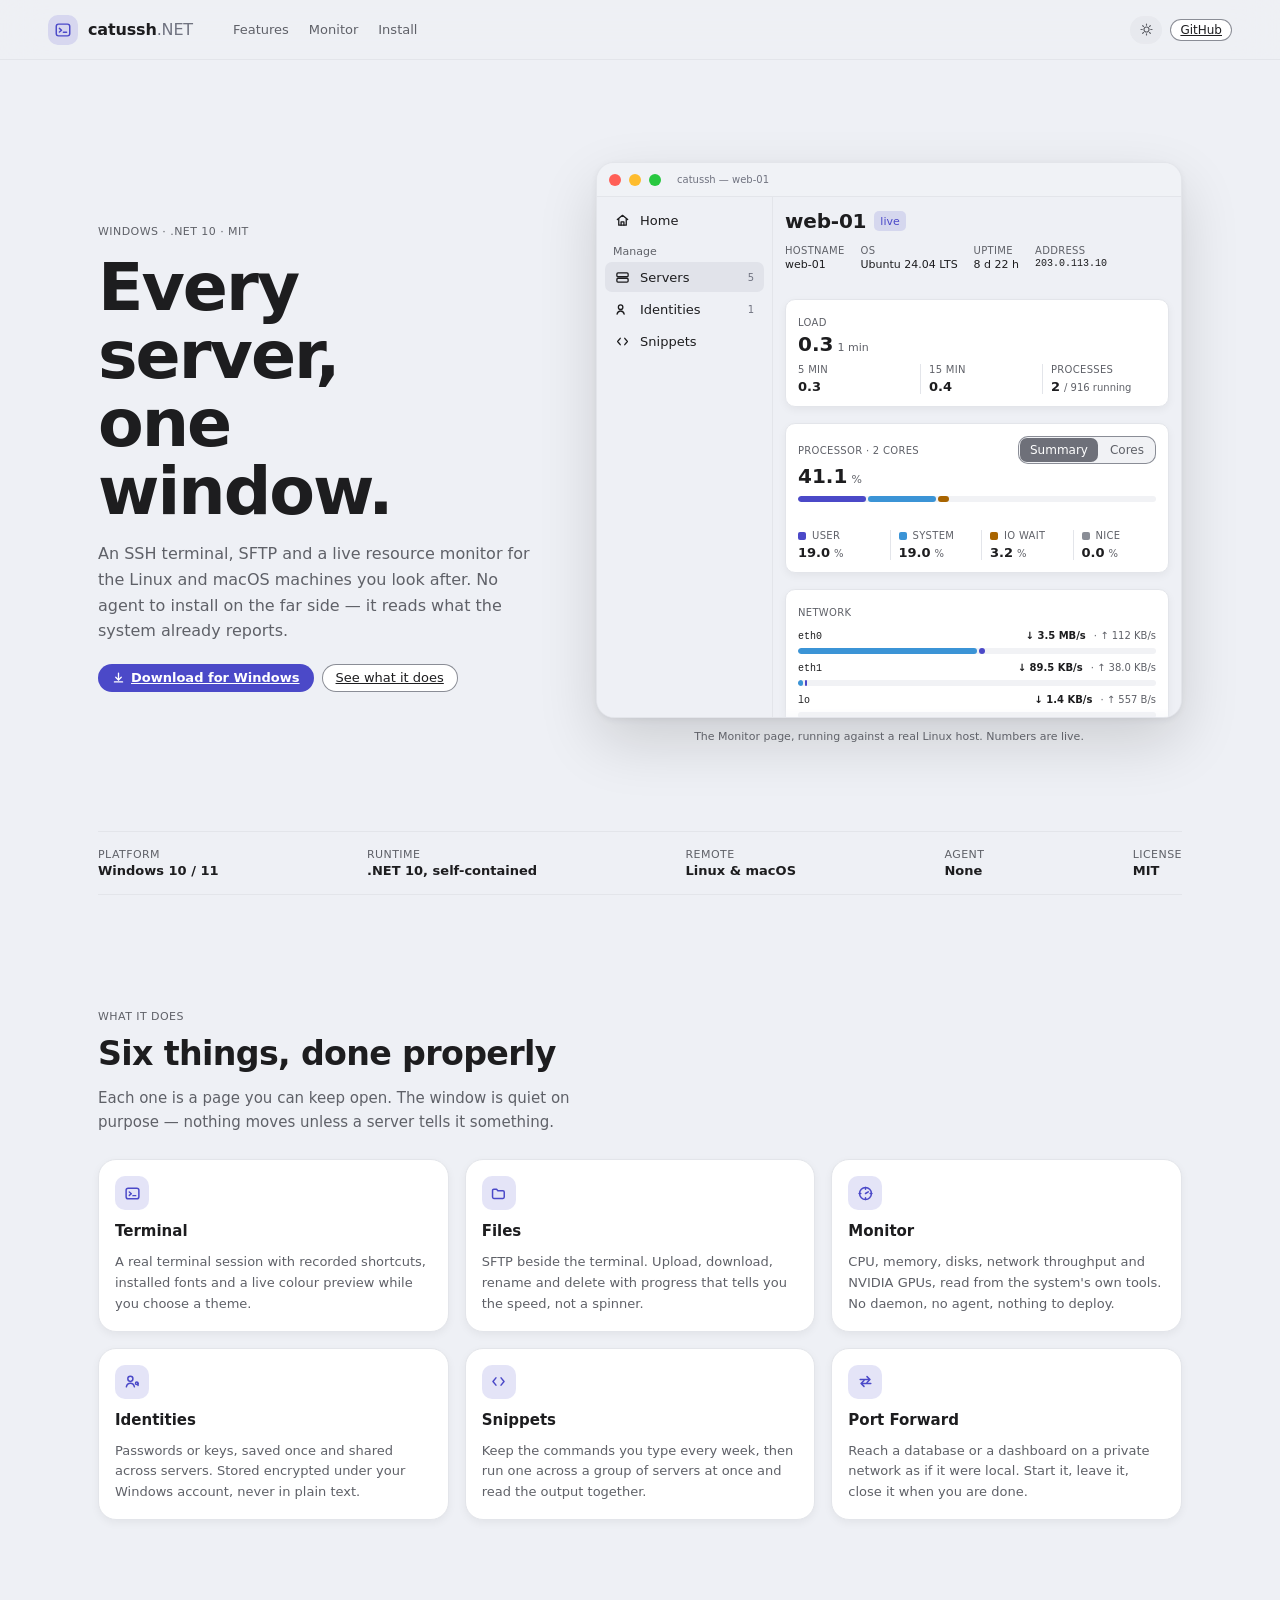
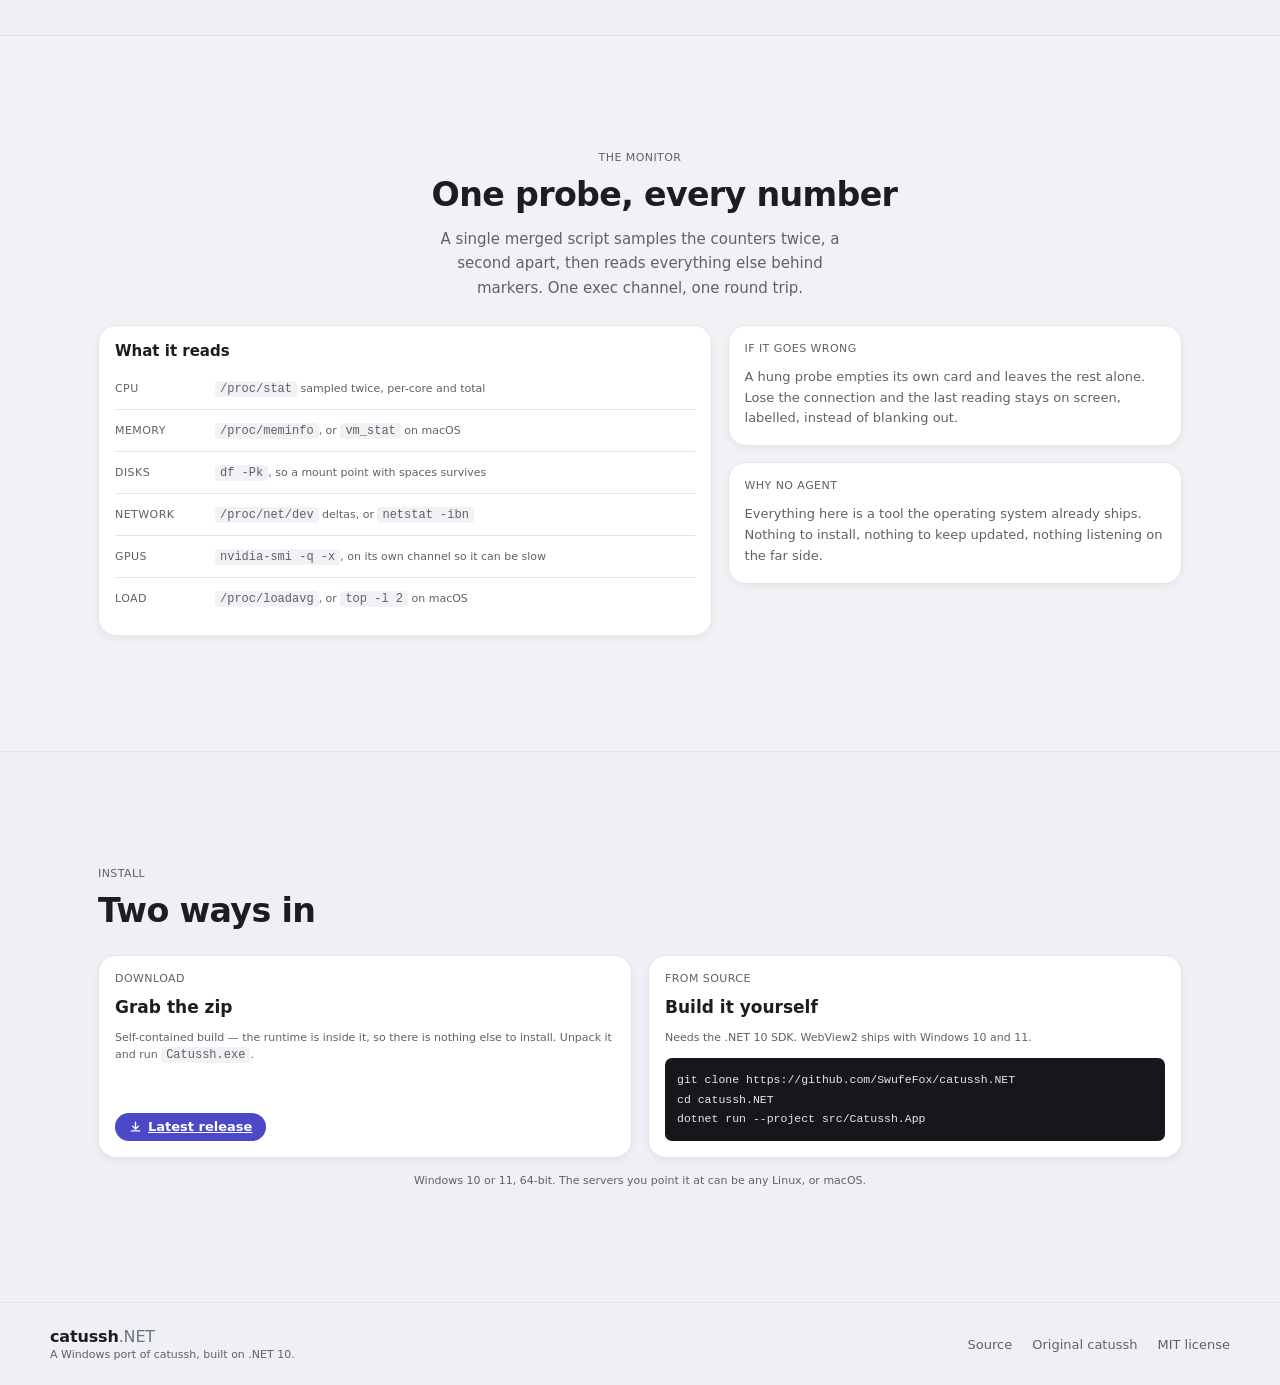
<file: site/index.html>
<!DOCTYPE html>
<html lang="en">
<head>
  <meta charset="utf-8" />
  <meta name="viewport" content="width=device-width, initial-scale=1" />
  <title>catussh.NET — every server, one window</title>
  <meta name="description" content="An SSH terminal, SFTP and a live resource monitor for the Linux and macOS servers you look after. Native, fast, quiet." />

  <!-- The design system, copied from the app by tools/sync-site.mjs -->
  <link rel="stylesheet" href="tokens.css" />
  <link rel="stylesheet" href="components.css" />
  <link rel="stylesheet" href="monitor.css" />
  <link rel="stylesheet" href="site.css" />
</head>
<body>

<header class="site-nav">
  <a class="site-nav__brand" href="#top">
    <span class="site-mark" aria-hidden="true">
      <svg viewBox="0 0 20 20" fill="none" stroke="currentColor" stroke-width="1.6" stroke-linecap="round" stroke-linejoin="round">
        <rect x="2.5" y="3.5" width="15" height="13" rx="2.5"/><path d="M6 8.2l2.4 2L6 12.2"/><path d="M10.4 12.4h3.6"/>
      </svg>
    </span>
    <span class="site-nav__name">catussh<span class="site-nav__tld">.NET</span></span>
  </a>
  <nav class="site-nav__links">
    <a href="#features">Features</a>
    <a href="#monitor">Monitor</a>
    <a href="#install">Install</a>
  </nav>
  <div class="site-nav__actions">
    <button class="rx-icon-button site-theme" data-theme-toggle aria-label="Switch appearance">
      <svg viewBox="0 0 16 16" fill="none" stroke="currentColor" stroke-width="1.4" stroke-linecap="round">
        <circle cx="8" cy="8" r="3.1"/>
        <path d="M8 1.2v1.6M8 13.2v1.6M14.8 8h-1.6M2.8 8H1.2M12.8 3.2l-1.1 1.1M4.3 11.7l-1.1 1.1M12.8 12.8l-1.1-1.1M4.3 4.3 3.2 3.2"/>
      </svg>
    </button>
    <a class="rx-button rx-button--bordered rx-button--small" href="https://github.com/SwufeFox/catussh.NET">GitHub</a>
  </div>
</header>

<main id="top">

  <!-- ============================================================ hero -->
  <section class="hero">
    <div class="hero__copy">
      <span class="rx-caps-label hero__eyebrow">Windows · .NET 10 · MIT</span>
      <h1 class="hero__title">Every server,<br />one window.</h1>
      <p class="hero__lead">
        An SSH terminal, SFTP and a live resource monitor for the Linux and macOS
        machines you look after. No agent to install on the far side — it reads
        what the system already reports.
      </p>
      <div class="hero__actions">
        <a class="rx-button rx-button--primary" href="#install">
          <svg viewBox="0 0 16 16" fill="none" stroke="currentColor" stroke-width="1.6" stroke-linecap="round" stroke-linejoin="round"><path d="M8 2.6v8.2"/><path d="M4.6 7.6 8 11l3.4-3.4"/><path d="M3 13.4h10"/></svg>
          Download for Windows
        </a>
        <a class="rx-button rx-button--bordered" href="#features">See what it does</a>
      </div>
    </div>

    <!-- The product shot is the product: this window is the real design system. -->
    <div class="hero__shot">
      <div class="app-window" role="img" aria-label="catussh showing a server's monitor">
        <div class="app-window__bar">
          <span class="rx-traffic-light rx-traffic-light--close"></span>
          <span class="rx-traffic-light rx-traffic-light--min"></span>
          <span class="rx-traffic-light rx-traffic-light--max"></span>
          <span class="app-window__title">catussh — web-01</span>
        </div>
        <div class="app-window__body">
          <aside class="rx-sidebar app-window__sidebar">
            <a class="rx-sidebar__row" href="#top">
              <svg viewBox="0 0 16 16" fill="none" stroke="currentColor" stroke-width="1.4" stroke-linecap="round" stroke-linejoin="round"><path d="M2.5 7 8 2.5 13.5 7"/><path d="M4 6.2V13h8V6.2"/><path d="M6.5 13V9.5h3V13"/></svg>
              <span>Home</span>
            </a>
            <div class="rx-sidebar__section">Manage</div>
            <a class="rx-sidebar__row rx-sidebar__row--selected" href="#top">
              <svg viewBox="0 0 16 16" fill="none" stroke="currentColor" stroke-width="1.4" stroke-linecap="round"><rect x="2" y="3" width="12" height="4.2" rx="1.2"/><rect x="2" y="8.8" width="12" height="4.2" rx="1.2"/></svg>
              <span>Servers</span><span class="rx-sidebar__count">5</span>
            </a>
            <a class="rx-sidebar__row" href="#top">
              <svg viewBox="0 0 16 16" fill="none" stroke="currentColor" stroke-width="1.4" stroke-linecap="round"><circle cx="6" cy="5.5" r="2.4"/><path d="M2.2 13c.5-2.2 2-3.4 3.8-3.4S9.3 10.8 9.8 13"/></svg>
              <span>Identities</span><span class="rx-sidebar__count">1</span>
            </a>
            <a class="rx-sidebar__row" href="#top">
              <svg viewBox="0 0 16 16" fill="none" stroke="currentColor" stroke-width="1.4" stroke-linecap="round" stroke-linejoin="round"><path d="M5.6 4.6 2.8 8l2.8 3.4M10.4 4.6 13.2 8l-2.8 3.4"/></svg>
              <span>Snippets</span>
            </a>
          </aside>
          <div class="rx-content app-window__content">
            <div class="rx-page" id="hero-dashboard"><!-- filled by site.js --></div>
          </div>
        </div>
      </div>
      <p class="hero__caption rx-help-text">
        The Monitor page, running against a real Linux host. Numbers are live.
      </p>
    </div>
  </section>

  <!-- ============================================================ facts -->
  <section class="facts" aria-label="At a glance">
    <div class="rx-facts">
      <div class="rx-fact"><span class="rx-caps-label">Platform</span><span class="rx-fact__value">Windows 10 / 11</span></div>
      <div class="rx-fact"><span class="rx-caps-label">Runtime</span><span class="rx-fact__value">.NET 10, self-contained</span></div>
      <div class="rx-fact"><span class="rx-caps-label">Remote</span><span class="rx-fact__value">Linux &amp; macOS</span></div>
      <div class="rx-fact"><span class="rx-caps-label">Agent</span><span class="rx-fact__value">None</span></div>
      <div class="rx-fact"><span class="rx-caps-label">License</span><span class="rx-fact__value">MIT</span></div>
    </div>
  </section>

  <!-- ============================================================ features -->
  <section class="section" id="features">
    <header class="section__head">
      <span class="rx-caps-label">What it does</span>
      <h2 class="section__title">Six things, done properly</h2>
      <p class="section__lead">
        Each one is a page you can keep open. The window is quiet on purpose —
        nothing moves unless a server tells it something.
      </p>
    </header>

    <div class="feature-grid">
      <article class="rx-card feature">
        <span class="rx-symbol-tile feature__icon">
          <svg viewBox="0 0 16 16" fill="none" stroke="currentColor" stroke-width="1.4" stroke-linecap="round" stroke-linejoin="round"><rect x="2" y="3" width="12" height="10" rx="2"/><path d="M5 6.6l1.9 1.6L5 9.8"/><path d="M8.4 10h2.6"/></svg>
        </span>
        <h3 class="feature__title">Terminal</h3>
        <p class="feature__body">
          A real terminal session with recorded shortcuts, installed fonts and a
          live colour preview while you choose a theme.
        </p>
      </article>

      <article class="rx-card feature">
        <span class="rx-symbol-tile feature__icon">
          <svg viewBox="0 0 16 16" fill="none" stroke="currentColor" stroke-width="1.4" stroke-linejoin="round"><path d="M2.4 5.2a1.2 1.2 0 0 1 1.2-1.2h2.6l1.2 1.3h4.8a1.2 1.2 0 0 1 1.2 1.2v4.9a1.2 1.2 0 0 1-1.2 1.2H3.6a1.2 1.2 0 0 1-1.2-1.2z"/></svg>
        </span>
        <h3 class="feature__title">Files</h3>
        <p class="feature__body">
          SFTP beside the terminal. Upload, download, rename and delete with
          progress that tells you the speed, not a spinner.
        </p>
      </article>

      <article class="rx-card feature">
        <span class="rx-symbol-tile feature__icon">
          <svg viewBox="0 0 16 16" fill="none" stroke="currentColor" stroke-width="1.4" stroke-linecap="round"><circle cx="8" cy="8" r="5.6"/><path d="M8 8l2.6-1.6"/><path d="M8 2.4V4M8 12v1.6M14 8h-1.6M3.6 8H2"/></svg>
        </span>
        <h3 class="feature__title">Monitor</h3>
        <p class="feature__body">
          CPU, memory, disks, network throughput and NVIDIA GPUs, read from the
          system's own tools. No daemon, no agent, nothing to deploy.
        </p>
      </article>

      <article class="rx-card feature">
        <span class="rx-symbol-tile feature__icon">
          <svg viewBox="0 0 16 16" fill="none" stroke="currentColor" stroke-width="1.4" stroke-linecap="round"><circle cx="6" cy="5.5" r="2.4"/><path d="M2.2 13c.5-2.2 2-3.4 3.8-3.4S9.3 10.8 9.8 13"/><circle cx="12" cy="9.6" r="1.2"/><path d="M13.2 9.6v2.2"/></svg>
        </span>
        <h3 class="feature__title">Identities</h3>
        <p class="feature__body">
          Passwords or keys, saved once and shared across servers. Stored
          encrypted under your Windows account, never in plain text.
        </p>
      </article>

      <article class="rx-card feature">
        <span class="rx-symbol-tile feature__icon">
          <svg viewBox="0 0 16 16" fill="none" stroke="currentColor" stroke-width="1.4" stroke-linecap="round" stroke-linejoin="round"><path d="M5.6 4.6 2.8 8l2.8 3.4M10.4 4.6 13.2 8l-2.8 3.4"/></svg>
        </span>
        <h3 class="feature__title">Snippets</h3>
        <p class="feature__body">
          Keep the commands you type every week, then run one across a group of
          servers at once and read the output together.
        </p>
      </article>

      <article class="rx-card feature">
        <span class="rx-symbol-tile feature__icon">
          <svg viewBox="0 0 16 16" fill="none" stroke="currentColor" stroke-width="1.4" stroke-linecap="round" stroke-linejoin="round"><path d="M3 6.2h9.2M9.4 3.4l2.8 2.8-2.8 2.8"/><path d="M13 9.8H3.8M6.6 12.6 3.8 9.8l2.8-2.8"/></svg>
        </span>
        <h3 class="feature__title">Port Forward</h3>
        <p class="feature__body">
          Reach a database or a dashboard on a private network as if it were
          local. Start it, leave it, close it when you are done.
        </p>
      </article>
    </div>
  </section>

  <!-- ============================================================ monitor -->
  <section class="section section--sunken" id="monitor">
    <header class="section__head">
      <span class="rx-caps-label">The monitor</span>
      <h2 class="section__title">One probe, every number</h2>
      <p class="section__lead">
        A single merged script samples the counters twice, a second apart, then
        reads everything else behind markers. One exec channel, one round trip.
      </p>
    </header>

    <div class="monitor-detail">
      <div class="rx-card monitor-detail__text">
        <h3 class="monitor-detail__title">What it reads</h3>
        <div class="rx-divided-stack monitor-detail__list">
          <div class="monitor-detail__row">
            <span class="rx-caps-label">CPU</span>
            <span class="rx-help-text"><code class="rx-code">/proc/stat</code> sampled twice, per-core and total</span>
          </div>
          <div class="monitor-detail__row">
            <span class="rx-caps-label">Memory</span>
            <span class="rx-help-text"><code class="rx-code">/proc/meminfo</code>, or <code class="rx-code">vm_stat</code> on macOS</span>
          </div>
          <div class="monitor-detail__row">
            <span class="rx-caps-label">Disks</span>
            <span class="rx-help-text"><code class="rx-code">df -Pk</code>, so a mount point with spaces survives</span>
          </div>
          <div class="monitor-detail__row">
            <span class="rx-caps-label">Network</span>
            <span class="rx-help-text"><code class="rx-code">/proc/net/dev</code> deltas, or <code class="rx-code">netstat -ibn</code></span>
          </div>
          <div class="monitor-detail__row">
            <span class="rx-caps-label">GPUs</span>
            <span class="rx-help-text"><code class="rx-code">nvidia-smi -q -x</code>, on its own channel so it can be slow</span>
          </div>
          <div class="monitor-detail__row">
            <span class="rx-caps-label">Load</span>
            <span class="rx-help-text"><code class="rx-code">/proc/loadavg</code>, or <code class="rx-code">top -l 2</code> on macOS</span>
          </div>
        </div>
      </div>

      <div class="monitor-detail__cards">
        <div class="rx-card monitor-note">
          <span class="rx-caps-label">If it goes wrong</span>
          <p class="monitor-note__body">
            A hung probe empties its own card and leaves the rest alone. Lose the
            connection and the last reading stays on screen, labelled, instead of
            blanking out.
          </p>
        </div>
        <div class="rx-card monitor-note">
          <span class="rx-caps-label">Why no agent</span>
          <p class="monitor-note__body">
            Everything here is a tool the operating system already ships. Nothing
            to install, nothing to keep updated, nothing listening on the far side.
          </p>
        </div>
      </div>
    </div>
  </section>

  <!-- ============================================================ install -->
  <section class="section" id="install">
    <header class="section__head">
      <span class="rx-caps-label">Install</span>
      <h2 class="section__title">Two ways in</h2>
    </header>

    <div class="install">
      <div class="rx-card install__card">
        <span class="rx-caps-label">Download</span>
        <h3 class="install__title">Grab the zip</h3>
        <p class="rx-help-text install__body">
          Self-contained build — the runtime is inside it, so there is nothing
          else to install. Unpack it and run <code class="rx-code">Catussh.exe</code>.
        </p>
        <a class="rx-button rx-button--primary" href="https://github.com/SwufeFox/catussh.NET/releases/latest">
          <svg viewBox="0 0 16 16" fill="none" stroke="currentColor" stroke-width="1.6" stroke-linecap="round" stroke-linejoin="round"><path d="M8 2.6v8.2"/><path d="M4.6 7.6 8 11l3.4-3.4"/><path d="M3 13.4h10"/></svg>
          Latest release
        </a>
      </div>

      <div class="rx-card install__card">
        <span class="rx-caps-label">From source</span>
        <h3 class="install__title">Build it yourself</h3>
        <p class="rx-help-text install__body">
          Needs the .NET 10 SDK. WebView2 ships with Windows 10 and 11.
        </p>
        <pre class="rx-code-block install__code"><code>git clone https://github.com/SwufeFox/catussh.NET
cd catussh.NET
dotnet run --project src/Catussh.App</code></pre>
      </div>
    </div>

    <p class="install__requirement rx-help-text">
      Windows 10 or 11, 64-bit. The servers you point it at can be any Linux, or macOS.
    </p>
  </section>

</main>

<footer class="site-footer">
  <div class="site-footer__inner">
    <div class="site-footer__brand">
      <span class="site-nav__name">catussh<span class="site-nav__tld">.NET</span></span>
      <span class="rx-help-text">A Windows port of catussh, built on .NET 10.</span>
    </div>
    <div class="site-footer__links">
      <a href="https://github.com/SwufeFox/catussh.NET">Source</a>
      <a href="https://github.com/mizorewww/catussh">Original catussh</a>
      <a href="https://github.com/SwufeFox/catussh.NET/blob/main/LICENSE">MIT license</a>
    </div>
  </div>
</footer>

<!-- The app's own components, so the product shot is not a mock-up. -->
<script src="monitor.js"></script>
<script src="site.js"></script>
</body>
</html>
</file>
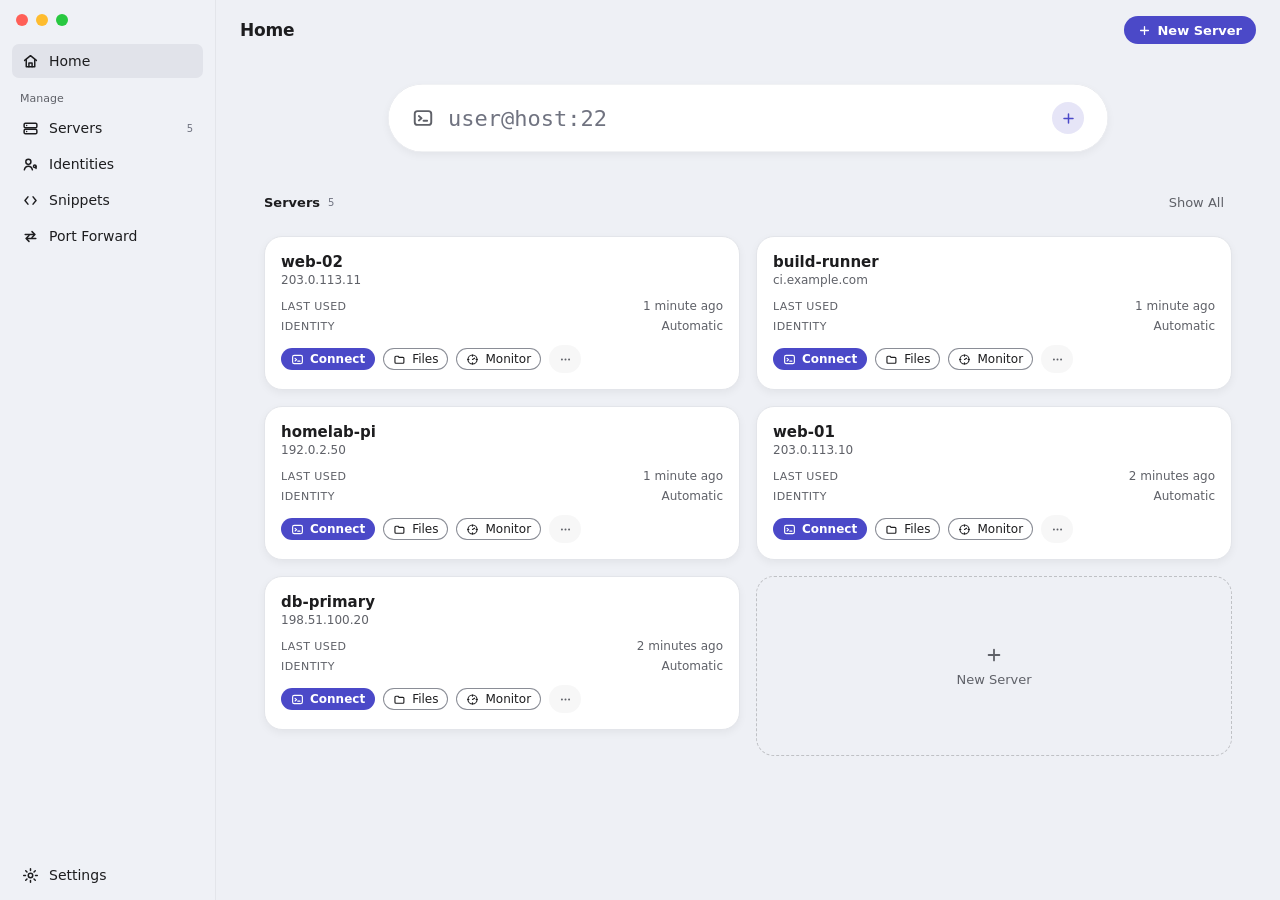
<file: src/Catussh.Design/index.html>
<!DOCTYPE html>
<html lang="en">
<head>
  <meta charset="utf-8" />
  <meta name="viewport" content="width=device-width, initial-scale=1" />
  <title>catussh</title>
  <link rel="stylesheet" href="tokens.css" />
  <link rel="stylesheet" href="components.css" />
  <link rel="stylesheet" href="monitor.css" />
  <style>
    html, body { margin: 0; height: 100%; }
    body {
      font: var(--font-body);
      color: var(--rx-ink);
      background: var(--rx-window);
      -webkit-font-smoothing: antialiased;
      overflow: hidden;
    }
    * { box-sizing: border-box; }
    button { font-family: inherit; }
    ::selection { background: var(--rx-accent-fill); }
    .rx-content::-webkit-scrollbar { width: 10px; }
    .rx-content::-webkit-scrollbar-thumb {
      background: color-mix(in srgb, var(--rx-ink) 18%, transparent);
      border: 3px solid transparent;
      background-clip: padding-box;
      border-radius: 999px;
    }
  </style>
</head>
<body>
  <div id="app"></div>
  <!-- api.js first: the pages and the monitor both read the Api global. -->
  <script src="api.js"></script>
  <script src="monitor.js"></script>
  <script src="uu-remote.js"></script>
  <script src="app.js"></script>
</body>
</html>
</file>
<file: site/tokens.css>
/*
 * tokens.css — port of Foundation/CatusshDesign/Sources/CatusshDesign/Tokens.swift
 *
 * Every value here is a literal copy of the Swift token. The Swift builds
 * appearance-aware colours from `Color(rxLight:dark:)`; the equivalent is a
 * :root block for light and a `.dark` block for dark, both fed by the same
 * 0xRRGGBBAA literals converted to CSS rgba() — no hand-picked shades.
 */

:root {
  /* MARK: Spacing — 4pt alignment grid */
  --space-1: 4px;
  --space-2: 8px;
  --space-3: 12px;
  --space-4: 16px;
  --space-5: 20px;
  --space-6: 24px;

  /* MARK: Radius */
  --radius-sm: 5px;
  --radius-md: 7px;
  --radius-lg: 10px;
  --radius-card: 18px;

  /* MARK: Metrics */
  --control-height: 28px;
  --small-control-height: 22px;
  --sidebar-width: 216px;
  --table-row-height: 40px;
  --dense-row-height: 32px;
  --table-header-height: 28px;
  --form-row-min-height: 56px;

  /* MARK: Palette (light) */
  --rx-window: rgba(238, 240, 245, 1);                 /* 0xEEF0F5FF */
  --rx-sidebar-selected: rgba(225, 227, 234, 1);        /* 0xE1E3EAFF */
  --rx-surface: rgba(255, 255, 255, 1);                 /* 0xFFFFFFFF */
  --rx-surface-sunken: rgba(241, 242, 245, 1);          /* 0xF1F2F5FF */
  --rx-pill: rgba(227, 229, 235, 1);                    /* 0xE3E5EBFF */
  --rx-hairline: rgba(227, 229, 234, 1);                /* 0xE3E5EAFF */
  --rx-control-border: rgba(138, 141, 150, 1);          /* 0x8A8D96FF */
  --rx-ink: rgba(29, 29, 31, 1);                        /* 0x1D1D1FFF */
  --rx-ink-secondary: rgba(95, 97, 104, 1);             /* 0x5F6168FF */
  --rx-ink-tertiary: rgba(112, 115, 128, 1);            /* 0x707380FF */
  --rx-accent: rgba(75, 73, 200, 1);                    /* 0x4B49C8FF */
  --rx-on-accent: rgba(255, 255, 255, 1);               /* 0xFFFFFFFF */
  --rx-series-2: rgba(59, 148, 214, 1);                 /* 0x3B94D6FF */
  --rx-series-2-fill: rgba(59, 148, 214, 0.2);          /* 0x3B94D633 */
  --rx-accent-fill: rgba(75, 73, 200, 0.149);           /* 0x4B49C826 */
  --rx-segment-selected: rgba(110, 112, 121, 1);        /* 0x6E7079FF */
  --rx-on-segment: rgba(255, 255, 255, 1);              /* 0xFFFFFFFF */
  --rx-success: rgba(36, 161, 72, 1);                   /* 0x24A148FF */
  --rx-success-halo: rgba(36, 161, 72, 0.149);          /* 0x24A14826 */
  --rx-warning: rgba(168, 100, 0, 1);                   /* 0xA86400FF */
  --rx-danger: rgba(217, 48, 37, 1);                    /* 0xD93025FF */
  --rx-row-selected: rgba(228, 228, 247, 1);            /* 0xE4E4F7FF */
  --rx-row-hover: rgba(244, 245, 248, 1);               /* 0xF4F5F8FF */
  --rx-scrim: rgba(20, 22, 30, 0.4);                    /* 0x14161E66 */
  --rx-terminal-bg: rgba(22, 23, 26, 1);                /* 0x16171AFF */
  --rx-terminal-fg: rgba(230, 231, 234, 1);             /* 0xE6E7EAFF */
  --rx-terminal-muted: rgba(139, 142, 150, 1);          /* 0x8B8E96FF */
  --rx-terminal-green: rgba(95, 211, 131, 1);           /* 0x5FD383FF */
  --rx-terminal-blue: rgba(124, 183, 255, 1);           /* 0x7CB7FFFF */
  --rx-terminal-yellow: rgba(232, 194, 106, 1);         /* 0xE8C26AFF */
  --rx-terminal-red: rgba(255, 123, 114, 1);            /* 0xFF7B72FF */
  --rx-terminal-cursor: rgba(169, 167, 255, 1);         /* 0xA9A7FFFF */

  /* Card shadow: black at 5% in light, 20% in dark (Card.swift) */
  --rx-card-shadow: 0 3px 8px rgba(0, 0, 0, 0.05);

  /* MARK: Type — every size/weight from Font extension in Tokens.swift */
  --font-page-title: 700 26px var(--rx-font-ui);        /* rxPageTitle */
  --font-metric-xl: 600 32px var(--rx-font-ui);         /* rxMetricXL */
  --font-metric-md: 600 16px var(--rx-font-ui);         /* rxMetricMD */
  --font-sheet-title: 700 18px var(--rx-font-ui);       /* rxSheetTitle */
  --font-section-title: 600 13px var(--rx-font-ui);     /* rxSectionTitle */
  --font-body: 400 13px var(--rx-font-ui);              /* rxBody */
  --font-body-strong: 600 13px var(--rx-font-ui);       /* rxBodyStrong */
  --font-caption: 500 11px var(--rx-font-ui);           /* rxCaption */
  --font-section-label: 500 11px var(--rx-font-ui);     /* rxSectionLabel */
  --font-help: 400 11px var(--rx-font-ui);              /* rxHelp */
  --font-unit: 500 13px var(--rx-font-ui);              /* rxUnit */
  --font-axis: 400 10px var(--rx-font-ui);              /* rxAxis */
  --font-code: 400 12px var(--rx-font-mono);            /* rxCode */

  /* rxCapsTracking: 0.04em of 11pt = 0.44pt */
  --rx-caps-tracking: 0.44px;

  --rx-font-ui: -apple-system, BlinkMacSystemFont, "SF Pro Text", "Segoe UI Variable Text",
    "Segoe UI", system-ui, sans-serif;
  --rx-font-mono: ui-monospace, "SF Mono", "Cascadia Mono", "Consolas", monospace;
}

.dark {
  --rx-window: rgba(27, 28, 31, 1);                     /* 0x1B1C1FFF */
  --rx-sidebar-selected: rgba(52, 54, 59, 1);           /* 0x34363BFF */
  --rx-surface: rgba(38, 39, 43, 1);                    /* 0x26272BFF */
  --rx-surface-sunken: rgba(31, 32, 35, 1);             /* 0x1F2023FF */
  --rx-pill: rgba(47, 49, 53, 1);                       /* 0x2F3135FF */
  --rx-hairline: rgba(58, 59, 64, 1);                   /* 0x3A3B40FF */
  --rx-control-border: rgba(118, 120, 127, 1);          /* 0x76787FFF */
  --rx-ink: rgba(245, 245, 247, 1);                     /* 0xF5F5F7FF */
  --rx-ink-secondary: rgba(161, 163, 170, 1);           /* 0xA1A3AAFF */
  --rx-ink-tertiary: rgba(138, 141, 150, 1);            /* 0x8A8D96FF */
  --rx-accent: rgba(133, 131, 255, 1);                  /* 0x8583FFFF */
  --rx-on-accent: rgba(18, 18, 46, 1);                  /* 0x12122EFF */
  --rx-series-2: rgba(108, 188, 242, 1);                /* 0x6CBCF2FF */
  --rx-series-2-fill: rgba(108, 188, 242, 0.161);       /* 0x6CBCF229 */
  --rx-accent-fill: rgba(133, 131, 255, 0.18);          /* 0x8583FF2E */
  --rx-segment-selected: rgba(95, 97, 105, 1);          /* 0x5F6169FF */
  --rx-on-segment: rgba(255, 255, 255, 1);              /* 0xFFFFFFFF */
  --rx-success: rgba(52, 209, 88, 1);                   /* 0x34D158FF */
  --rx-success-halo: rgba(52, 209, 88, 0.2);            /* 0x34D15833 */
  --rx-warning: rgba(255, 179, 64, 1);                  /* 0xFFB340FF */
  --rx-danger: rgba(255, 105, 97, 1);                   /* 0xFF6961FF */
  --rx-row-selected: rgba(52, 52, 90, 1);               /* 0x34345AFF */
  --rx-row-hover: rgba(44, 45, 50, 1);                  /* 0x2C2D32FF */
  --rx-scrim: rgba(0, 0, 0, 0.549);                     /* 0x0000008C */
  --rx-terminal-bg: rgba(18, 19, 22, 1);                /* 0x121316FF */

  --rx-card-shadow: 0 3px 8px rgba(0, 0, 0, 0.2);
}

/*
 * Type scale as utility classes. Each mirrors one `Font.rx*` constant; the
 * numeric faces use tabular figures exactly where Swift calls
 * `.monospacedDigit()`.
 */
.rx-page-title { font: var(--font-page-title); letter-spacing: -0.01em; }
.rx-metric-xl { font: var(--font-metric-xl); font-variant-numeric: tabular-nums; }
.rx-metric-md { font: var(--font-metric-md); font-variant-numeric: tabular-nums; }
.rx-sheet-title { font: var(--font-sheet-title); }
.rx-section-title { font: var(--font-section-title); }
.rx-body { font: var(--font-body); }
.rx-body-strong { font: var(--font-body-strong); }
.rx-caption { font: var(--font-caption); }
.rx-section-label { font: var(--font-section-label); }
.rx-help { font: var(--font-help); }
.rx-unit { font: var(--font-unit); }
.rx-axis { font: var(--font-axis); font-variant-numeric: tabular-nums; }
.rx-code { font: var(--font-code); }
</file>
<file: site/components.css>
/
/* An empty header cell must not reserve the 220px actions gutter. */
.rx-table__cell--actions:empty {
  width: 0;
  padding: 0;
}*
 * components.css — port of Card.swift, Controls.swift, Status.swift, Charts.swift,
 * Form.swift, Page.swift and Motion.swift from Foundation/CatusshDesign.
 *
 * Class names keep the Swift type names (rxCard -> .rx-card, CapsLabel ->
 * .rx-caps-label) so a reader can go from a view file to its CSS and back.
 */

/* ============================================================
 * Motion.swift — rxQuick: easeOut(0.12), rxArrive: easeOut(0.28)
 * ========================================================== */
:root {
  --rx-quick: 120ms ease-out;
  --rx-arrive: 280ms ease-out;
}

/*
 * SF Symbols have an intrinsic size; an inline <svg> does not, and would stretch
 * to whatever box it lands in. Every icon gets the 13pt default that
 * RXButtonLabelStyle uses, and each component below overrides it where the
 * Swift file specifies a different point size.
 */
svg { width: 13px; height: 13px; flex: none; display: block; }

/* ============================================================
 * Card.swift
 * ========================================================== */

/* Solid `surface`, hairline edge, soft shadow. Content is never glass. */
.rx-card {
  background: var(--rx-surface);
  border: 0.5px solid var(--rx-hairline);
  border-radius: var(--radius-card);
  box-shadow: var(--rx-card-shadow);
  padding: var(--space-4);
}

.rx-card--flush { padding: 0; overflow: hidden; }

.rx-card--chrome { padding: 0; overflow: hidden; }

/* CapsLabel: uppercase caption-caps in ink-secondary, 0.44px tracking. */
.rx-caps-label {
  font: var(--font-caption);
  letter-spacing: var(--rx-caps-tracking);
  color: var(--rx-ink-secondary);
  text-transform: uppercase;
  white-space: nowrap;
  overflow: hidden;
  text-overflow: ellipsis;
}

/* CardHead: caption left, at most one control right, control-height row. */
.rx-card-head {
  display: flex;
  align-items: center;
  gap: var(--space-2);
  min-height: var(--control-height);
}
.rx-card-head > .rx-spacer { flex: 1 1 auto; min-width: var(--space-2); }

.rx-hint-text {
  font: var(--font-axis);
  color: var(--rx-ink-tertiary);
  white-space: nowrap;
  overflow: hidden;
  text-overflow: ellipsis;
}

.rx-help-text {
  font: var(--font-help);
  color: var(--rx-ink-secondary);
}
.rx-help-text--error { color: var(--rx-danger); }

.rx-hairline {
  background: var(--rx-hairline);
  height: 1px;
  border: 0;
  margin: 0;
}
.rx-hairline--vertical { height: auto; width: 1px; align-self: stretch; }

.rx-key-hint {
  font: 500 11px var(--rx-font-ui);
  color: var(--rx-ink-secondary);
  padding: 2px 5px;
  border-radius: 4px;
  background: var(--rx-surface-sunken);
}

/* ============================================================
 * Controls.swift — every control is 28pt tall
 * ========================================================== */

.rx-button {
  display: inline-flex;
  align-items: center;
  justify-content: center;
  gap: 6px;
  height: var(--control-height);
  padding: 0 14px;
  border-radius: 999px;                  /* Capsule */
  border: 0;
  font: 500 13px var(--rx-font-ui);      /* medium for bordered/plain */
  line-height: 1;
  white-space: nowrap;
  cursor: default;
  user-select: none;
  transition: background var(--rx-quick), color var(--rx-quick),
    transform var(--rx-quick), opacity var(--rx-quick);
  -webkit-font-smoothing: antialiased;
}
.rx-button:active { transform: scale(0.97); }
.rx-button[disabled], .rx-button:disabled { opacity: 0.4; pointer-events: none; }

.rx-button--small {
  height: var(--small-control-height);
  padding: 0 10px;
  font-size: 12px;
}

.rx-button--icon-only { padding: 0; width: var(--control-height); }
.rx-button--icon-only.rx-button--small { width: var(--small-control-height); }
.rx-button--icon-only svg { width: 14px; height: 14px; }

/* bordered: surface fill, 1px control-border; hover deepens to 7%. */
.rx-button--bordered {
  background: var(--rx-surface);
  color: var(--rx-ink);
  box-shadow: inset 0 0 0 1px var(--rx-control-border);
}
.rx-button--bordered:hover { background: color-mix(in srgb, var(--rx-ink) 7%, var(--rx-surface)); }
.rx-button--bordered:active { background: color-mix(in srgb, var(--rx-ink) 12%, var(--rx-surface)); }

/* primary: accent fill; one per view at most. Semibold. */
.rx-button--primary {
  background: var(--rx-accent);
  color: var(--rx-on-accent);
  font-weight: 600;
}
.rx-button--primary:hover { background: color-mix(in srgb, var(--rx-accent) 90%, var(--rx-ink)); }

/* danger: destructive confirmation only. */
.rx-button--danger {
  background: var(--rx-danger);
  color: #fff;
  font-weight: 600;
}

/* plain: toolbar text actions, no chrome. */
.rx-button--plain {
  background: transparent;
  color: var(--rx-ink-secondary);
  padding: 0 8px;
}
.rx-button--plain:hover { color: var(--rx-ink); background: rgba(127, 127, 127, 0.07); }

/* RXField background: radius-lg, 1px control-border, surface fill. */
.rx-field {
  display: flex;
  align-items: center;
  gap: var(--space-2);
  height: var(--control-height);
  padding: 0 8px;
  border-radius: var(--radius-lg);
  background: var(--rx-surface);
  box-shadow: inset 0 0 0 1px var(--rx-control-border);
}
.rx-field > svg { color: var(--rx-ink-tertiary); }
.rx-field input,
.rx-field select {
  flex: 1 1 auto;
  min-width: 0;
  border: 0;
  outline: 0;
  background: transparent;
  font: var(--font-body);
  color: var(--rx-ink);
}
.rx-field input::placeholder { color: var(--rx-ink-tertiary); }
.rx-field:focus-within { box-shadow: inset 0 0 0 1px var(--rx-accent), 0 0 0 3px var(--rx-accent-fill); }

/* RXSegmented: sunken track, selected segment in segment-selected. */
.rx-segmented {
  display: inline-flex;
  align-items: center;
  gap: 2px;
  height: var(--control-height);
  padding: 2px;
  border-radius: var(--radius-lg);
  background: var(--rx-surface-sunken);
  box-shadow: inset 0 0 0 1px var(--rx-control-border);
}
.rx-segmented button {
  height: 100%;
  padding: 0 10px;
  border: 0;
  border-radius: var(--radius-md);
  background: transparent;
  color: var(--rx-ink-secondary);
  font: 500 12px var(--rx-font-ui);
  cursor: default;
  transition: background var(--rx-quick), color var(--rx-quick);
}
.rx-segmented button[aria-selected="true"] {
  background: var(--rx-segment-selected);
  color: var(--rx-on-segment);
}

/* RXIconButton: 28pt+4 capsule, primary 6% fill. */
.rx-icon-button {
  display: inline-flex;
  align-items: center;
  justify-content: center;
  min-width: calc(var(--control-height) + 4px);
  height: var(--control-height);
  padding: 0 2px;
  border: 0;
  border-radius: 999px;
  background: rgba(127, 127, 127, 0.06);
  color: var(--rx-ink-secondary);
  cursor: default;
  transition: background var(--rx-quick);
}
.rx-icon-button:hover { color: var(--rx-ink); }

/* ============================================================
 * Status.swift
 * ========================================================== */
.rx-status-dot {
  display: inline-block;
  border-radius: 50%;
  flex: none;
}
.rx-status-dot--small { width: 6px; height: 6px; }
.rx-status-dot--regular { width: 8px; height: 8px; }
.rx-status-dot--large { width: 14px; height: 14px; }
.rx-status-dot--large.rx-status-dot--success { box-shadow: 0 0 0 6px var(--rx-success-halo); }

.rx-status-dot--success { background: var(--rx-success); }
.rx-status-dot--running { background: var(--rx-accent); }
.rx-status-dot--warning { background: var(--rx-warning); }
.rx-status-dot--danger { background: var(--rx-danger); }
.rx-status-dot--off { background: var(--rx-ink-tertiary); }

/* RXTag: 20pt pill, radius-sm, caption. */
.rx-tag {
  display: inline-flex;
  align-items: center;
  gap: 4px;
  height: 20px;
  padding: 0 6px;
  border-radius: var(--radius-sm);
  background: var(--rx-surface-sunken);
  font: var(--font-caption);
  color: var(--rx-ink-secondary);
  white-space: nowrap;
}
.rx-tag svg { width: 10px; height: 10px; }
.rx-tag--accent { background: var(--rx-accent-fill); color: var(--rx-accent); }
.rx-tag--warning { color: var(--rx-warning); }

/* RedactableText: the text becomes a surface-sunken bar its own length. */
.rx-redactable { position: relative; display: inline-block; }
.rx-redactable--on { color: transparent; }
.rx-redactable--on::after {
  content: "";
  position: absolute;
  left: 0;
  top: 50%;
  transform: translateY(-50%);
  width: 100%;
  height: 10px;
  border-radius: 3px;
  background: var(--rx-surface-sunken);
  box-shadow: inset 0 0 0 1px var(--rx-hairline);
  transition: opacity var(--rx-quick);
}

/* SymbolTile: an SF Symbol on a soft tile (snippets, recents). */
.rx-symbol-tile {
  display: inline-flex;
  align-items: center;
  justify-content: center;
  width: 28px;
  height: 28px;
  border-radius: var(--radius-lg);
  background: var(--rx-accent-fill);
  color: var(--rx-accent);
  flex: none;
}
.rx-symbol-tile svg { width: 15px; height: 15px; }
.rx-symbol-tile--plain { background: var(--rx-surface-sunken); color: var(--rx-ink-secondary); }

/* ============================================================
 * Charts.swift
 * ========================================================== */

/* rxUsageColor: warning at 75%, danger at 90%. */
.rx-usage--base { background: var(--rx-accent); }
.rx-usage--warning { background: var(--rx-warning); }
.rx-usage--danger { background: var(--rx-danger); }

/* UsageBar: 6pt rounded track on surface-sunken, segments 2pt apart. */
.rx-usage-bar {
  display: flex;
  gap: 2px;
  height: 6px;
  border-radius: 3px;
  background: var(--rx-surface-sunken);
  overflow: hidden;
  width: 100%;
}
.rx-usage-bar > span {
  display: block;
  height: 100%;
  flex: none;
  border-radius: 3px;
  transition: width var(--rx-arrive);
}

/* SplitBar: segmented 20pt bar (memory used / cache / free), 4pt gaps. */
.rx-split-bar {
  display: flex;
  gap: 4px;
  height: 20px;
  width: 100%;
}
.rx-split-bar > span {
  display: block;
  height: 100%;
  border-radius: var(--radius-sm);
  transition: width var(--rx-arrive);
}

/* Sparkline: filled path + stroked line. */
.rx-sparkline { display: block; width: 100%; height: 100%; overflow: visible; }

/* RXProgressBar. */
.rx-progress {
  height: 4px;
  border-radius: 2px;
  background: var(--rx-surface-sunken);
  overflow: hidden;
  width: 100%;
}
.rx-progress > span {
  display: block;
  height: 100%;
  border-radius: 2px;
  transition: width var(--rx-arrive);
}

/* CoreTile: one per CPU core, caption-sized. */
.rx-core-tile {
  display: flex;
  flex-direction: column;
  gap: 2px;
  padding: 6px 8px;
  border-radius: var(--radius-md);
  background: var(--rx-surface-sunken);
  min-width: 0;
}
.rx-core-tile__name {
  font: var(--font-axis);
  color: var(--rx-ink-tertiary);
  font-variant-numeric: tabular-nums;
}
.rx-core-tile__value {
  font: 600 12px var(--rx-font-ui);
  font-variant-numeric: tabular-nums;
  color: var(--rx-ink);
}

.rx-legend-item {
  display: flex;
  align-items: center;
  gap: 6px;
  font: 400 12px var(--rx-font-ui);
  color: var(--rx-ink-secondary);
  white-space: nowrap;
}
.rx-legend-item__swatch { width: 8px; height: 8px; border-radius: 2px; flex: none; }
.rx-legend-item__value {
  font-weight: 600;
  font-variant-numeric: tabular-nums;
  color: var(--rx-ink);
}

/* ============================================================
 * Form.swift
 * ========================================================== */

/* RXDividedStack: rows separated by hairlines, never a trailing one. */
.rx-divided-stack > * + * { border-top: 1px solid var(--rx-hairline); }

/* RXFormRow: label left, control right, 56pt minimum. */
.rx-form-row {
  display: flex;
  align-items: center;
  gap: var(--space-4);
  min-height: var(--form-row-min-height);
  padding: var(--space-2) 0;
}
.rx-form-row__labels { flex: 1 1 auto; min-width: 0; display: flex; flex-direction: column; gap: 2px; }
.rx-form-row__title { font: var(--font-body); color: var(--rx-ink); }
.rx-form-row__control { flex: none; }

.rx-section-title-row {
  display: flex;
  align-items: center;
  gap: var(--space-2);
  min-height: var(--control-height);
}
.rx-section-title-row .rx-spacer { flex: 1 1 auto; }

/* SwitchRow + RXSlider. */
.rx-switch {
  position: relative;
  width: 34px;
  height: 20px;
  border-radius: 999px;
  background: var(--rx-surface-sunken);
  box-shadow: inset 0 0 0 1px var(--rx-control-border);
  border: 0;
  cursor: default;
  transition: background var(--rx-quick);
  flex: none;
}
.rx-switch--on { background: var(--rx-accent); box-shadow: none; }
.rx-switch::after {
  content: "";
  position: absolute;
  top: 2px;
  left: 2px;
  width: 16px;
  height: 16px;
  border-radius: 50%;
  background: #fff;
  box-shadow: 0 1px 2px rgba(0, 0, 0, 0.25);
  transition: transform var(--rx-quick);
}
.rx-switch--on::after { transform: translateX(14px); }

.rx-slider { display: flex; align-items: center; gap: var(--space-3); }
.rx-slider input[type="range"] { width: 160px; accent-color: var(--rx-accent); }

/* ============================================================
 * Page.swift
 * ========================================================== */
.rx-page {
  display: flex;
  flex-direction: column;
  gap: var(--space-5);
  padding: var(--space-6) 48px var(--space-6);
  max-width: 1180px;
  margin: 0 auto;
  width: 100%;
  box-sizing: border-box;
}

.rx-page-title-row { display: flex; align-items: baseline; gap: var(--space-3); }
.rx-page-title { font: var(--font-page-title); color: var(--rx-ink); margin: 0; }

.rx-empty-state {
  display: flex;
  flex-direction: column;
  align-items: center;
  justify-content: center;
  gap: var(--space-2);
  padding: var(--space-6);
  color: var(--rx-ink-secondary);
  text-align: center;
}

.rx-code-block {
  font: var(--font-code);
  background: var(--rx-terminal-bg);
  color: var(--rx-terminal-fg);
  border-radius: var(--radius-md);
  padding: var(--space-3);
  overflow: auto;
  white-space: pre;
}

.rx-table-header-label {
  font: var(--font-caption);
  letter-spacing: var(--rx-caps-tracking);
  text-transform: uppercase;
  color: var(--rx-ink-secondary);
}

.rx-table-group-row {
  display: flex;
  align-items: center;
  gap: var(--space-2);
  height: var(--table-header-height);
  font: var(--font-body);
  color: var(--rx-ink-secondary);
}

/* SheetScaffold + ProgressHUD. */
.rx-scrim {
  position: fixed;
  inset: 0;
  background: var(--rx-scrim);
  display: flex;
  align-items: center;
  justify-content: center;
  z-index: 50;
}
.rx-sheet {
  background: var(--rx-surface);
  border-radius: var(--radius-card);
  box-shadow: 0 24px 64px rgba(0, 0, 0, 0.35);
  min-width: 420px;
  max-width: 760px;
  overflow: hidden;
}
.rx-sheet__head {
  display: flex;
  flex-direction: column;
  gap: var(--space-1);
  padding: var(--space-6) var(--space-6) var(--space-5);
}
.rx-sheet__body { padding: 0 var(--space-6); }
.rx-sheet__footer {
  display: flex;
  justify-content: flex-end;
  gap: var(--space-2);
  padding: var(--space-5) var(--space-6) var(--space-6);
}

.rx-progress-hud {
  display: flex;
  align-items: center;
  gap: var(--space-3);
  padding: var(--space-3) var(--space-6);
  border-radius: var(--radius-card);
  background: color-mix(in srgb, var(--rx-surface) 88%, transparent);
  backdrop-filter: blur(16px);
  box-shadow: var(--rx-card-shadow);
  font: var(--font-body);
  color: var(--rx-ink-secondary);
}

/* ============================================================
 * Layout.swift
 * ========================================================== */
.rx-flow { display: flex; flex-wrap: wrap; gap: var(--space-2); }
.rx-stack-1 { display: flex; flex-direction: column; gap: var(--space-1); }
.rx-stack-2 { display: flex; flex-direction: column; gap: var(--space-2); }
.rx-stack-3 { display: flex; flex-direction: column; gap: var(--space-3); }
.rx-stack-4 { display: flex; flex-direction: column; gap: var(--space-4); }
.rx-row-2 { display: flex; align-items: center; gap: var(--space-2); }
.rx-row-3 { display: flex; align-items: center; gap: var(--space-3); }
.rx-spacer { flex: 1 1 auto; }

/* ============================================================
 * Shell — the window chrome shared by every page
 * macOS visual-effect background: light 0xEEF0F5, dark 0x1B1C1F
 * ========================================================== */
.rx-window {
  display: grid;
  grid-template-columns: var(--sidebar-width) 1fr;
  height: 100vh;
  background: var(--rx-window);
  color: var(--rx-ink);
  overflow: hidden;
}

.rx-sidebar {
  display: flex;
  flex-direction: column;
  padding: var(--space-3) var(--space-3) var(--space-2);
  gap: 2px;
  border-right: 0.5px solid var(--rx-hairline);
  background: color-mix(in srgb, var(--rx-window) 92%, var(--rx-surface));
  -webkit-app-region: drag;
}

.rx-sidebar__traffic { display: flex; gap: 8px; padding: 2px 4px var(--space-4); -webkit-app-region: no-drag; }
.rx-traffic-light { width: 12px; height: 12px; border-radius: 50%; }
.rx-traffic-light--close { background: #ff5f57; }
.rx-traffic-light--min { background: #febc2e; }
.rx-traffic-light--max { background: #28c840; }

.rx-sidebar__section {
  font: var(--font-section-label);
  color: var(--rx-ink-secondary);
  padding: var(--space-3) var(--space-2) var(--space-1);
}

.rx-sidebar__row {
  display: flex;
  align-items: center;
  gap: 10px;
  height: 34px;
  padding: 0 10px;
  border-radius: var(--radius-md);
  color: var(--rx-ink);
  font: 500 14px var(--rx-font-ui);
  text-decoration: none;
  -webkit-app-region: no-drag;
  transition: background var(--rx-quick);
}
.rx-sidebar__row > svg { width: 17px; height: 17px; color: var(--rx-ink); }
.rx-sidebar__row:hover { background: var(--rx-row-hover); }
.rx-sidebar__row--selected { background: var(--rx-sidebar-selected); }
.rx-sidebar__count {
  margin-left: auto;
  font: var(--font-axis);
  font-variant-numeric: tabular-nums;
  color: var(--rx-ink-tertiary);
}

.rx-sidebar__footer { margin-top: auto; }

/* Content column */
.rx-content {
  display: flex;
  flex-direction: column;
  min-width: 0;
  overflow: auto;
}

.rx-toolbar {
  display: flex;
  align-items: center;
  gap: 10px;
  height: 60px;
  padding: 0 var(--space-6);
  position: sticky;
  top: 0;
  z-index: 10;
  background: color-mix(in srgb, var(--rx-window) 86%, transparent);
  backdrop-filter: blur(20px);
}
.rx-toolbar .rx-spacer { flex: 1 1 auto; }
.rx-toolbar__pill {
  display: inline-flex;
  align-items: center;
  gap: 6px;
  height: var(--control-height);
  padding: 0 var(--space-3);
  border-radius: 999px;
  background: var(--rx-pill);
  font: var(--font-body);
  color: var(--rx-ink);
}
.rx-toolbar__pill svg { width: 14px; height: 14px; }
.rx-toolbar__pill .rx-toolbar__divider {
  width: 1px;
  height: 14px;
  background: color-mix(in srgb, var(--rx-ink) 14%, transparent);
}
.rx-toolbar .rx-field { width: 220px; }

/*
 * Table — ServersView.swift uses fixed column widths, not a CSS table with
 * auto layout: address 150, identity 110, cpu 110, lastUsed 120, actions 220,
 * name taking the rest, with 12pt horizontal padding and 40pt rows.
 */
.rx-table { display: flex; flex-direction: column; }
.rx-table__row {
  display: flex;
  align-items: center;
  gap: 0;
  padding: 0 var(--space-3);
  min-height: var(--table-row-height);
  border-radius: var(--radius-lg);
  transition: background var(--rx-quick);
}
.rx-table__row--head { min-height: var(--table-header-height); }
.rx-table__row--head .rx-table__cell {
  font: var(--font-caption);
  letter-spacing: var(--rx-caps-tracking);
  text-transform: uppercase;
  color: var(--rx-ink-secondary);
  font-weight: 500;
}
.rx-table__row--body { cursor: default; }
.rx-table__row--body:hover { background: var(--rx-row-hover); }
.rx-table__row--selected { background: var(--rx-row-selected); }

/* Fixed columns keep their measured width; only the name column flexes. */
.rx-table__cell { flex: none; }

/*
 * The name column needs a floor, not just min-width: 0: the fixed columns sum to
 * 710px + 24px padding, so a narrower window would otherwise hand the name 0px
 * and the row would render as "ADDRESS | IDENTITY | ..." with no server in it.
 * ServerColumns in ServersView.swift solves the same problem by hiding trailing
 * columns; the CSS keeps a 120px floor so the grid never collapses.
 */
.rx-table__cell--name {
  flex: 1 1 0;
  min-width: 120px;
  overflow: hidden;
}
.rx-table__cell--name > * {
  overflow: hidden;
  text-overflow: ellipsis;
  white-space: nowrap;
  min-width: 0;
}
/*
 * ServerColumns(width:) in ServersView.swift drops columns from the right as the
 * window narrows, rather than squeezing the name: CPU above 584px of table
 * width, Identity above 694, Last used above 814. Container queries are the
 * CSS equivalent, and the numbers are the Swift thresholds.
 */
.rx-table { container-type: inline-size; }
@container (max-width: 694px) {
  .rx-table__cell--cpu { display: none; }
}
@container (max-width: 584px) {
  .rx-table__cell--identity { display: none; }
}
@container (max-width: 814px) {
  .rx-table__cell--last-used { display: none; }
}

.rx-table__cell--address { width: 150px; }
.rx-table__cell--identity { width: 110px; }
.rx-table__cell--cpu { width: 110px; }
.rx-table__cell--last-used { width: 120px; }
.rx-table__cell--actions {
  width: 220px;
  display: flex;
  align-items: center;
  gap: var(--space-2);
  justify-content: flex-end;
}

/* An empty header cell must not reserve the 220px actions gutter. */
.rx-table__cell--actions:empty {
  width: 0;
  padding: 0;
}
.rx-table__sub { font: var(--font-help); color: var(--rx-ink-tertiary); margin-top: 1px; }
.rx-table__mono { font-variant-numeric: tabular-nums; }
.rx-table__cpu { display: flex; align-items: center; gap: var(--space-2); }
.rx-table__cpu .rx-usage-bar { width: 48px; }

/* Group header row: caption in body size, count pinned right. */
.rx-table__group {
  display: flex;
  align-items: center;
  gap: var(--space-2);
  height: var(--table-header-height);
  padding: 10px var(--space-3) 0;
  font: var(--font-body);
  color: var(--rx-ink-secondary);
}
.rx-table__group .rx-spacer { flex: 1 1 auto; }
.rx-table__group .rx-axis { color: var(--rx-ink-tertiary); }

/* Home grid */
.rx-home-search {
  display: flex;
  align-items: center;
  gap: var(--space-3);
  height: 68px;
  padding: 0 var(--space-6);
  border-radius: 999px;
  background: var(--rx-surface);
  box-shadow: var(--rx-card-shadow), inset 0 0 0 0.5px var(--rx-hairline);
  margin: var(--space-6) auto var(--space-4);
  width: min(720px, 100%);
}
.rx-home-search > svg { width: 22px; height: 22px; color: var(--rx-ink-secondary); }
.rx-home-search input {
  flex: 1 1 auto;
  border: 0;
  outline: 0;
  background: transparent;
  font: 400 22px var(--rx-font-mono);
  color: var(--rx-ink);
}
.rx-home-search input::placeholder { color: var(--rx-ink-tertiary); }
.rx-home-search .rx-icon-button {
  width: 32px;
  height: 32px;
  background: color-mix(in srgb, var(--rx-accent) 14%, transparent);
  color: var(--rx-accent);
}
.rx-home-search .rx-icon-button svg { width: 15px; height: 15px; }

.rx-server-grid {
  display: grid;
  grid-template-columns: repeat(auto-fill, minmax(330px, 1fr));
  gap: var(--space-4);
  align-items: start;
}

.rx-server-card { display: flex; flex-direction: column; gap: var(--space-3); }
.rx-server-card__name { font: 700 15px var(--rx-font-ui); color: var(--rx-ink); }
.rx-server-card__address { font: 400 12px var(--rx-font-ui); color: var(--rx-ink-secondary); margin-top: 2px; }
.rx-server-card__meta { display: flex; flex-direction: column; gap: 6px; }
.rx-server-card__meta-row { display: flex; align-items: center; gap: var(--space-2); }
.rx-server-card__meta-row .rx-spacer { flex: 1 1 auto; }
.rx-server-card__meta-value { font: 400 12px var(--rx-font-ui); color: var(--rx-ink-secondary); }
.rx-server-card__actions { display: flex; align-items: center; gap: var(--space-2); }
.rx-server-card__actions .rx-spacer { flex: 1 1 auto; }

.rx-new-card {
  display: flex;
  flex-direction: column;
  align-items: center;
  justify-content: center;
  gap: var(--space-2);
  min-height: 180px;
  border-radius: var(--radius-card);
  border: 1.5px dashed color-mix(in srgb, var(--rx-ink) 22%, transparent);
  color: var(--rx-ink-secondary);
  font: var(--font-body);
  background: transparent;
  cursor: default;
  -webkit-app-region: no-drag;
}
.rx-new-card > svg { width: 18px; height: 18px; color: var(--rx-ink-secondary); }
.rx-new-card:hover { background: var(--rx-row-hover); }

/* ---- Sheet title and toast ------------------------------------------- */

.rx-sheet__title { font: var(--font-sheet-title); color: var(--rx-ink); }

/* One-line message for something not built yet; dismisses itself. */
.rx-toast {
  position: fixed;
  left: 50%;
  bottom: var(--space-6);
  transform: translateX(-50%);
  padding: var(--space-3) var(--space-5);
  border-radius: var(--radius-card);
  background: var(--rx-surface);
  color: var(--rx-ink);
  font: var(--font-body);
  box-shadow: var(--rx-card-shadow), inset 0 0 0 0.5px var(--rx-hairline);
  z-index: 60;
  animation: rx-toast-in var(--rx-arrive) both;
}
@keyframes rx-toast-in {
  from { opacity: 0; transform: translate(-50%, 8px); }
  to { opacity: 1; transform: translate(-50%, 0); }
}
</file>
<file: site/monitor.css>
/*
 * monitor.css — the Monitor page.
 *
 * Port of Foundation/MachineStatusView/Sources/MachineStatusView/{MonitorDashboard,
 * MonitorCards}.swift. Layout rule from MonitorDashboard.swift: two columns when
 * there is room (Load, Processor, Memory, Disks | Receive+Transmit, Network,
 * Graphics), one column below 760pt.
 *
 * Each card "answers one question with one large number", so the metric line is
 * always rxMetricXL (32pt semibold, tabular) with a 13pt unit beside it.
 */

.rx-monitor {
  display: grid;
  grid-template-columns: 1fr 1fr;
  gap: var(--space-4);
  align-items: start;
}
@container monitor (max-width: 760px) { /* fallback below; see @media */ }

@media (max-width: 1040px) {
  .rx-monitor { grid-template-columns: 1fr; }
}

.rx-monitor__column {
  display: flex;
  flex-direction: column;
  gap: var(--space-4);
  min-width: 0;
}

/* ---- Metric.swift: MetricView + SubMetricRow ---------------------------- */

.rx-metric {
  display: flex;
  align-items: baseline;
  gap: var(--space-1);
}
.rx-metric__value {
  font: var(--font-metric-xl);
  font-variant-numeric: tabular-nums;
  color: var(--rx-ink);
  transition: color var(--rx-arrive);
}
.rx-metric__unit {
  font: var(--font-unit);
  color: var(--rx-ink-secondary);
}

/* Sub-metrics split by hairlines, space-5 below the headline metric. */
.rx-submetrics {
  display: flex;
  align-items: stretch;
  gap: var(--space-4);
  margin-top: var(--space-5);
}
.rx-submetrics > * + * {
  border-left: 1px solid var(--rx-hairline);
  padding-left: var(--space-4);
}
.rx-label-metric {
  display: flex;
  flex-direction: column;
  gap: var(--space-1);
  flex: 1 1 0;
  min-width: 0;
}
.rx-label-metric__label { display: flex; align-items: center; gap: 6px; }
.rx-label-metric__swatch {
  width: 8px;
  height: 8px;
  border-radius: 2px;
  flex: none;
}
.rx-label-metric__value {
  display: flex;
  align-items: baseline;
  gap: var(--space-1);
  min-width: 0;
}
.rx-label-metric__value .rx-metric__value { font: var(--font-metric-md); }
.rx-label-metric__value .rx-metric__unit { font: 400 11px var(--rx-font-ui); }
.rx-label-metric__value > span:last-child {
  overflow: hidden;
  text-overflow: ellipsis;
  white-space: nowrap;
}

/* ---- UsageListRow ------------------------------------------------------ */
.rx-usage-row { display: flex; flex-direction: column; gap: 6px; }
.rx-usage-row__head { display: flex; align-items: baseline; gap: var(--space-2); }
.rx-usage-row__name {
  font: var(--font-code);
  color: var(--rx-ink);
  overflow: hidden;
  text-overflow: ellipsis;
  white-space: nowrap;
  min-width: 0;
  /* truncationMode(.middle): keep both ends of a long mount point visible */
  direction: ltr;
}
.rx-usage-row__head .rx-spacer { flex: 1 1 auto; }
.rx-usage-row__value {
  font: 600 12px var(--rx-font-ui);
  font-variant-numeric: tabular-nums;
  color: var(--rx-ink);
  white-space: nowrap;
}
.rx-usage-row__detail {
  font: 400 12px var(--rx-font-ui);
  font-variant-numeric: tabular-nums;
  color: var(--rx-ink-secondary);
  white-space: nowrap;
}
.rx-usage-row__list { display: flex; flex-direction: column; gap: var(--space-3); margin-top: var(--space-2); }

/* ---- CoreGrid ---------------------------------------------------------- */
.rx-core-grid {
  display: grid;
  grid-template-columns: repeat(8, minmax(0, 1fr));
  gap: 6px;
  margin-top: var(--space-4);
}
.rx-core-grid--dense {
  grid-template-columns: repeat(16, minmax(0, 1fr));
}
.rx-core-tile--grid {
  height: 44px;
  justify-content: center;
  padding: 0 6px;
  position: relative;
  overflow: hidden;
}
.rx-core-grid--dense .rx-core-tile--grid { height: 28px; }
/* The fill is a bottom-anchored tint so the number stays legible at any use. */
.rx-core-tile__fill {
  position: absolute;
  left: 0;
  right: 0;
  bottom: 0;
  background: var(--rx-accent-fill);
  transition: height var(--rx-arrive);
}
.rx-core-tile--grid > *:not(.rx-core-tile__fill) { position: relative; z-index: 1; }

/* ---- Throughput cards -------------------------------------------------- */
.rx-card--throughput {
  display: flex;
  flex-direction: column;
  padding: 0;
  overflow: hidden;
}
.rx-card--throughput .rx-card-head {
  padding: var(--space-4) var(--space-4) 0;
}
.rx-card--throughput .rx-metric {
  padding: var(--space-1) var(--space-4) 0;
}
.rx-card--throughput .rx-sparkline {
  height: 84px;          /* height * 0.42 of the 200pt card */
  margin-top: var(--space-2);
  display: block;
  width: 100%;
}

/* ---- Facts row under the page title ------------------------------------ */
.rx-facts {
  display: flex;
  flex-wrap: wrap;
  gap: var(--space-4) var(--space-6);
}
.rx-fact { display: flex; flex-direction: column; gap: 2px; min-width: 0; }
.rx-fact__value {
  font: var(--font-body);
  color: var(--rx-ink);
  overflow: hidden;
  text-overflow: ellipsis;
  white-space: nowrap;
}
.rx-fact__value--mono {
  font: var(--font-code);
  font-variant-numeric: tabular-nums;
}

/* ---- Graphics ---------------------------------------------------------- */
.rx-gpu-row { display: flex; flex-direction: column; gap: 6px; }
.rx-gpu-row__head { display: flex; align-items: baseline; gap: var(--space-2); }
.rx-gpu-row__head .rx-spacer { flex: 1 1 auto; }
.rx-gpu-row__fan {
  font: 400 12px var(--rx-font-ui);
  font-variant-numeric: tabular-nums;
  color: var(--rx-ink-secondary);
}
.rx-gpu-bar { display: flex; align-items: center; gap: var(--space-2); }
.rx-gpu-bar > .rx-caps-label { width: 40px; flex: none; }
.rx-gpu-bar > .rx-usage-bar { flex: 1 1 auto; }
.rx-gpu-bar > .rx-gpu-bar__value {
  width: 40px;
  flex: none;
  text-align: right;
  font: 600 12px var(--rx-font-ui);
  font-variant-numeric: tabular-nums;
  color: var(--rx-ink);
}

/* ---- Placeholder / spinner --------------------------------------------- */
.rx-monitor-placeholder {
  display: flex;
  flex-direction: column;
  align-items: center;
  justify-content: center;
  gap: var(--space-3);
  padding: var(--space-6);
  min-height: 220px;
  color: var(--rx-ink-secondary);
  font: var(--font-body);
}
.rx-spinner {
  width: 18px;
  height: 18px;
  border-radius: 50%;
  border: 2px solid var(--rx-hairline);
  border-top-color: var(--rx-accent);
  animation: rx-spin 0.8s linear infinite;
}
@keyframes rx-spin { to { transform: rotate(360deg); } }

/* Arrival: cards rise 8pt and fade, staggered like .rxRise in Motion.swift. */
.rx-rise { animation: rx-rise var(--rx-arrive) both; }
@keyframes rx-rise {
  from { opacity: 0; transform: translateY(6px); }
  to { opacity: 1; transform: none; }
}
</file>
<file: site/site.css>
/*
 * site.css — the product page.
 *
 * Everything visual comes from tokens.css / components.css: the same 4pt grid,
 * the same palette, the same card and control shapes the app ships. This file
 * only adds the page's own layout and a display type size.
 *
 * Deliberately absent: gradients, glows, drop-shadow flourishes, 3D. The app's
 * language is restraint — one accent per view, hairlines instead of borders,
 * whitespace doing the separating. A marketing page that broke those rules
 * would be advertising a design it does not have.
 */

:root {
  /* One display size above the app's 26pt page title, same family and discipline. */
  --font-display: 700 clamp(40px, 5.2vw, 68px) var(--rx-font-ui);
  --font-section: 700 clamp(26px, 2.6vw, 34px) var(--rx-font-ui);
  --site-max: 1180px;
  --site-gutter: clamp(20px, 4vw, 48px);
  --site-section-gap: clamp(72px, 9vw, 132px);
}

html { scroll-behavior: smooth; }

body {
  margin: 0;
  font: var(--font-body);
  color: var(--rx-ink);
  background: var(--rx-window);
  -webkit-font-smoothing: antialiased;
  overflow-x: hidden;
}

* { box-sizing: border-box; }

a { color: inherit; }

code.rx-code {
  font: var(--font-code);
  background: var(--rx-surface-sunken);
  padding: 1px 5px;
  border-radius: 4px;
  color: var(--rx-ink-secondary);
}

::selection { background: var(--rx-accent-fill); }

/* ---------------------------------------------------------------- nav */

.site-nav {
  position: sticky;
  top: 0;
  z-index: 30;
  display: flex;
  align-items: center;
  gap: var(--space-6);
  height: 60px;
  padding: 0 var(--site-gutter);
  background: color-mix(in srgb, var(--rx-window) 82%, transparent);
  backdrop-filter: blur(20px);
  border-bottom: 0.5px solid var(--rx-hairline);
}

.site-nav__brand {
  display: flex;
  align-items: center;
  gap: 10px;
  text-decoration: none;
  flex: none;
}

.site-mark {
  display: inline-flex;
  align-items: center;
  justify-content: center;
  width: 30px;
  height: 30px;
  border-radius: var(--radius-lg);
  background: var(--rx-accent-fill);
  color: var(--rx-accent);
}
.site-mark svg { width: 18px; height: 18px; }

.site-nav__name {
  font: 700 16px var(--rx-font-ui);
  letter-spacing: -0.01em;
}
.site-nav__tld { color: var(--rx-ink-tertiary); font-weight: 500; }

.site-nav__links {
  display: flex;
  gap: var(--space-5);
  margin-left: var(--space-4);
}
.site-nav__links a {
  font: var(--font-body);
  color: var(--rx-ink-secondary);
  text-decoration: none;
  transition: color var(--rx-quick);
}
.site-nav__links a:hover { color: var(--rx-ink); }

.site-nav__actions {
  margin-left: auto;
  display: flex;
  align-items: center;
  gap: var(--space-2);
}

/* ---------------------------------------------------------------- hero */

.hero {
  max-width: var(--site-max);
  margin: 0 auto;
  padding: clamp(56px, 8vw, 104px) var(--site-gutter) 0;
  display: grid;
  grid-template-columns: minmax(0, 1fr) minmax(0, 1.35fr);
  gap: clamp(32px, 5vw, 72px);
  align-items: center;
}

.hero__eyebrow { display: block; margin-bottom: var(--space-4); }

.hero__title {
  font: var(--font-display);
  letter-spacing: -0.03em;
  line-height: 1.02;
  margin: 0 0 var(--space-4);
  color: var(--rx-ink);
}

.hero__lead {
  font: 400 16px/1.6 var(--rx-font-ui);
  color: var(--rx-ink-secondary);
  margin: 0 0 var(--space-5);
  max-width: 46ch;
}

.hero__actions { display: flex; flex-wrap: wrap; gap: var(--space-2); }

.hero__shot { min-width: 0; }

.hero__caption {
  display: block;
  margin-top: var(--space-3);
  text-align: center;
}

/* ---------------------------------------------------- the app window */

/*
 * The product shot is the product. The frame, the sidebar rows and the cards
 * below are the app's own classes, so this cannot drift from the real UI.
 */
.app-window {
  border-radius: var(--radius-card);
  overflow: hidden;
  background: var(--rx-window);
  border: 0.5px solid var(--rx-hairline);
  box-shadow: 0 24px 60px rgba(0, 0, 0, 0.14), 0 2px 6px rgba(0, 0, 0, 0.06);
}

.dark .app-window { box-shadow: 0 24px 60px rgba(0, 0, 0, 0.5), 0 2px 6px rgba(0, 0, 0, 0.3); }

.app-window__bar {
  display: flex;
  align-items: center;
  gap: 8px;
  height: 34px;
  padding: 0 12px;
  background: color-mix(in srgb, var(--rx-window) 90%, var(--rx-surface));
  border-bottom: 0.5px solid var(--rx-hairline);
}
.app-window__title {
  margin-left: var(--space-2);
  font: var(--font-axis);
  color: var(--rx-ink-tertiary);
}

/*
 * The frame is as tall as its content, capped so the hero stays in view. The cap
 * fades the last few millimetres instead of cutting a card on its border — it
 * reads as "there is more below", which is true, not as a clipping bug.
 */
.app-window__body {
  display: grid;
  grid-template-columns: 176px minmax(0, 1fr);
  max-height: 520px;
  background: var(--rx-window);
}

.app-window__sidebar {
  border-right: 0.5px solid var(--rx-hairline);
  padding: var(--space-2) var(--space-2);
  gap: 2px;
  background: transparent;
  -webkit-app-region: no-drag;
}
.app-window__sidebar .rx-sidebar__row { height: 30px; font-size: 13px; }
.app-window__sidebar .rx-sidebar__row > svg { width: 15px; height: 15px; }
.app-window__sidebar .rx-sidebar__section { padding: var(--space-2) var(--space-2) 2px; }

.app-window__content {
  overflow: hidden;
  padding: 0;
  /* Fade the bottom so the cap reads as a viewport, not a crop. */
  mask-image: linear-gradient(to bottom, #000 calc(100% - 36px), transparent 100%);
  -webkit-mask-image: linear-gradient(to bottom, #000 calc(100% - 36px), transparent 100%);
}

/*
 * The embedded dashboard. The app's monitor grid is built for a full window; in a
 * 660px frame its two columns squeeze every card. Below, the grid becomes one
 * column and the type steps down — the same information, at the size this frame
 * can actually hold.
 */
.app-window__content .rx-page {
  padding: var(--space-3);
  gap: var(--space-3);
  max-width: none;
}
.app-window__content .rx-monitor {
  grid-template-columns: minmax(0, 1fr) minmax(0, 1fr);
  gap: var(--space-3);
  align-items: start;
}
.app-window__content .rx-monitor__column { gap: var(--space-3); min-width: 0; }

.app-window__content .rx-card {
  padding: var(--space-3);
  border-radius: var(--radius-lg);
  min-width: 0;
}

/* Metric scale: 24pt is right for a card at full width, too big at half. */
.app-window__content .rx-metric__value { font-size: 20px; }
.app-window__content .rx-metric__unit { font-size: 11px; }

/* Three sub-metrics in a half-width card cannot hold their labels; let them wrap. */
.app-window__content .rx-submetrics {
  margin-top: var(--space-2);
  gap: var(--space-2);
  flex-wrap: wrap;
}
.app-window__content .rx-submetrics > * {
  flex: 1 1 72px;
  min-width: 0;
}
.app-window__content .rx-submetrics > * + * {
  padding-left: var(--space-2);
  border-left: 1px solid var(--rx-hairline);
}
.app-window__content .rx-caps-label {
  font-size: 10px;
  letter-spacing: 0.3px;
}
.app-window__content .rx-label-metric__value .rx-metric__value { font-size: 13px; }
.app-window__content .rx-label-metric__value .rx-metric__unit { font-size: 10px; }

/* The "2 / 916 running" unit is the widest thing in the Load card. */
.app-window__content .rx-label-metric__value > span:last-child { white-space: normal; }

.app-window__content .rx-usage-row__list { gap: var(--space-2); }
.app-window__content .rx-usage-row__name { font-size: 10px; }
.app-window__content .rx-usage-row__value,
.app-window__content .rx-usage-row__detail { font-size: 10px; }

.app-window__content .rx-card--throughput { min-height: 118px; }
.app-window__content .rx-card--throughput .rx-card-head { padding: var(--space-3) var(--space-3) 0; }
.app-window__content .rx-card--throughput .rx-metric { padding: var(--space-1) var(--space-3) 0; }
.app-window__content .rx-card--throughput .rx-sparkline { height: 40px; }

.app-window__content .rx-core-grid { grid-template-columns: repeat(4, minmax(0, 1fr)); }
.app-window__content .rx-gpu-row { gap: 4px; }

/* Nothing inside the frame may push the frame wider than it is. */
.app-window__content,
.app-window__content * { min-width: 0; }
.app-window__content .rx-card-head { min-height: 20px; }
.app-window__content .rx-card-head .rx-caps-label { overflow: hidden; text-overflow: ellipsis; }
.app-window__content .rx-hint-text { font-size: 9px; }
.app-window__content .rx-legend-item { font-size: 10px; }
.app-window__content .rx-row-3 { gap: var(--space-2); }
.app-window__content .rx-facts { gap: var(--space-2) var(--space-4); }
.app-window__content .rx-fact__value { font-size: 11px; }
.app-window__content .rx-fact__value--mono { font-size: 10px; }

/* ---------------------------------------------------------------- facts */

.facts {
  max-width: var(--site-max);
  margin: clamp(48px, 6vw, 80px) auto 0;
  padding: 0 var(--site-gutter);
}
.facts .rx-facts {
  justify-content: space-between;
  padding: var(--space-4) 0;
  border-top: 0.5px solid var(--rx-hairline);
  border-bottom: 0.5px solid var(--rx-hairline);
  gap: var(--space-4);
}
.facts .rx-fact__value { font: var(--font-body-strong); }

/* ---------------------------------------------------------------- sections */

.section {
  max-width: var(--site-max);
  margin: 0 auto;
  padding: var(--site-section-gap) var(--site-gutter) 0;
}

.section--sunken {
  max-width: none;
  margin-top: var(--site-section-gap);
  padding: var(--site-section-gap) 0;
  background: var(--rx-surface-sunken);
  border-top: 0.5px solid var(--rx-hairline);
  border-bottom: 0.5px solid var(--rx-hairline);
}
.section--sunken > * {
  max-width: var(--site-max);
  margin-left: auto;
  margin-right: auto;
  padding-left: var(--site-gutter);
  padding-right: var(--site-gutter);
}

.section__head { max-width: 62ch; margin-bottom: var(--space-6); }
.section__head .rx-caps-label { display: block; margin-bottom: var(--space-3); }

.section__title {
  font: var(--font-section);
  letter-spacing: -0.02em;
  line-height: 1.15;
  margin: 0 0 var(--space-3);
}

.section__lead {
  font: 400 15px/1.65 var(--rx-font-ui);
  color: var(--rx-ink-secondary);
  margin: 0;
}

/* ---------------------------------------------------------------- features */

.feature-grid {
  display: grid;
  grid-template-columns: repeat(3, minmax(0, 1fr));
  gap: var(--space-4);
}

.feature { display: flex; flex-direction: column; gap: var(--space-3); }
.feature__icon { width: 34px; height: 34px; border-radius: var(--radius-lg); }
.feature__icon svg { width: 17px; height: 17px; }

.feature__title {
  font: 600 15px var(--rx-font-ui);
  margin: 0;
  color: var(--rx-ink);
}

.feature__body {
  font: 400 13px/1.6 var(--rx-font-ui);
  color: var(--rx-ink-secondary);
  margin: 0;
}

/* ---------------------------------------------------------------- monitor */

/*
 * The section header is centred and narrow so it reads as a caption above the
 * pair of cards, rather than a left column with a void beside it.
 */
.monitor-detail {
  display: grid;
  grid-template-columns: minmax(0, 1.35fr) minmax(0, 1fr);
  gap: var(--space-4);
  align-items: start;
}

#monitor .section__head {
  margin-left: auto;
  margin-right: auto;
  text-align: center;
  max-width: 62ch;
}
#monitor .section__head .rx-caps-label { margin-bottom: var(--space-3); }

/*
 * "One probe, every number" must not break after "every": a two-line heading
 * with one orphan word is the difference between set type and typed text.
 */
#monitor .section__title { white-space: nowrap; }

@media (max-width: 640px) {
  #monitor .section__title { white-space: normal; }
}

.monitor-detail__title {
  font: 600 15px var(--rx-font-ui);
  margin: 0 0 var(--space-2);
}

.monitor-detail__list > * + * { border-top: 1px solid var(--rx-hairline); }

.monitor-detail__row {
  display: grid;
  grid-template-columns: 88px minmax(0, 1fr);
  align-items: baseline;
  gap: var(--space-3);
  padding: var(--space-3) 0;
}
.monitor-detail__row .rx-help-text { line-height: 1.55; }

.monitor-detail__cards { display: flex; flex-direction: column; gap: var(--space-4); }

.monitor-note { display: flex; flex-direction: column; gap: var(--space-3); }
.monitor-note__body {
  font: 400 13px/1.6 var(--rx-font-ui);
  color: var(--rx-ink-secondary);
  margin: 0;
}

/* ---------------------------------------------------------------- install */

.install {
  display: grid;
  grid-template-columns: repeat(2, minmax(0, 1fr));
  gap: var(--space-4);
  /* Two cards side by side read as a pair only when they are the same height. */
  align-items: stretch;
}

.install__card {
  display: flex;
  flex-direction: column;
  gap: var(--space-3);
  align-items: flex-start;
  height: 100%;
}
.install__title { font: 600 17px var(--rx-font-ui); margin: 0; }
.install__body { margin: 0; line-height: 1.6; }
.install__card .rx-button { margin-top: auto; }

/*
 * The code block sits at the card's bottom edge, so it must reach that edge
 * itself: no margin, and the padding is what keeps the last line off the border.
 */
.install__code {
  margin: auto 0 0;
  width: 100%;
  padding: var(--space-3);
  font-size: 11.5px;
  line-height: 1.7;
  border-radius: var(--radius-md);
  background: var(--rx-terminal-bg);
  color: var(--rx-terminal-fg);
  overflow-x: auto;
}
.install__code code { font: inherit; }

.install__requirement {
  display: block;
  margin-top: var(--space-4);
  text-align: center;
}

/* ---------------------------------------------------------------- footer */

.site-footer {
  margin-top: var(--site-section-gap);
  padding: var(--space-6) var(--site-gutter) var(--space-6);
  border-top: 0.5px solid var(--rx-hairline);
}

.site-footer__inner {
  max-width: var(--site-max);
  margin: 0 auto;
  display: flex;
  flex-wrap: wrap;
  align-items: center;
  gap: var(--space-4);
}

.site-footer__brand { display: flex; flex-direction: column; gap: 2px; }

.site-footer__links {
  margin-left: auto;
  display: flex;
  flex-wrap: wrap;
  gap: var(--space-5);
}
.site-footer__links a {
  font: var(--font-body);
  color: var(--rx-ink-secondary);
  text-decoration: none;
  transition: color var(--rx-quick);
}
.site-footer__links a:hover { color: var(--rx-ink); }

/* ---------------------------------------------------------------- responsive */

@media (max-width: 1080px) {
  .hero { grid-template-columns: minmax(0, 1fr); }
  .hero__lead { max-width: none; }
  .feature-grid { grid-template-columns: repeat(2, minmax(0, 1fr)); }
  .monitor-detail { grid-template-columns: minmax(0, 1fr); }
  .monitor-detail__cards { flex-direction: row; }
}

@media (max-width: 820px) {
  .site-nav__links { display: none; }
  .app-window__body { grid-template-columns: minmax(0, 1fr); height: auto; }
  .app-window__sidebar { display: none; }
  .feature-grid { grid-template-columns: minmax(0, 1fr); }
  .install { grid-template-columns: minmax(0, 1fr); }
  .monitor-detail__cards { flex-direction: column; }
  .facts .rx-facts { justify-content: flex-start; }
  .site-footer__links { margin-left: 0; }
}

/* The monitor grid stacks below 1040px (monitor.css); inside the shot it should
   stay two columns for as long as the frame allows. */
.app-window__content .rx-monitor { grid-template-columns: 1fr 1fr; }

@media (prefers-reduced-motion: reduce) {
  html { scroll-behavior: auto; }
  .rx-rise, .rx-toast { animation: none; }
}
</file>
<file: src/Catussh.Design/tokens.css>
/*
 * tokens.css — port of Foundation/CatusshDesign/Sources/CatusshDesign/Tokens.swift
 *
 * Every value here is a literal copy of the Swift token. The Swift builds
 * appearance-aware colours from `Color(rxLight:dark:)`; the equivalent is a
 * :root block for light and a `.dark` block for dark, both fed by the same
 * 0xRRGGBBAA literals converted to CSS rgba() — no hand-picked shades.
 */

:root {
  /* MARK: Spacing — 4pt alignment grid */
  --space-1: 4px;
  --space-2: 8px;
  --space-3: 12px;
  --space-4: 16px;
  --space-5: 20px;
  --space-6: 24px;

  /* MARK: Radius */
  --radius-sm: 5px;
  --radius-md: 7px;
  --radius-lg: 10px;
  --radius-card: 18px;

  /* MARK: Metrics */
  --control-height: 28px;
  --small-control-height: 22px;
  --sidebar-width: 216px;
  --table-row-height: 40px;
  --dense-row-height: 32px;
  --table-header-height: 28px;
  --form-row-min-height: 56px;

  /* MARK: Palette (light) */
  --rx-window: rgba(238, 240, 245, 1);                 /* 0xEEF0F5FF */
  --rx-sidebar-selected: rgba(225, 227, 234, 1);        /* 0xE1E3EAFF */
  --rx-surface: rgba(255, 255, 255, 1);                 /* 0xFFFFFFFF */
  --rx-surface-sunken: rgba(241, 242, 245, 1);          /* 0xF1F2F5FF */
  --rx-pill: rgba(227, 229, 235, 1);                    /* 0xE3E5EBFF */
  --rx-hairline: rgba(227, 229, 234, 1);                /* 0xE3E5EAFF */
  --rx-control-border: rgba(138, 141, 150, 1);          /* 0x8A8D96FF */
  --rx-ink: rgba(29, 29, 31, 1);                        /* 0x1D1D1FFF */
  --rx-ink-secondary: rgba(95, 97, 104, 1);             /* 0x5F6168FF */
  --rx-ink-tertiary: rgba(112, 115, 128, 1);            /* 0x707380FF */
  --rx-accent: rgba(75, 73, 200, 1);                    /* 0x4B49C8FF */
  --rx-on-accent: rgba(255, 255, 255, 1);               /* 0xFFFFFFFF */
  --rx-series-2: rgba(59, 148, 214, 1);                 /* 0x3B94D6FF */
  --rx-series-2-fill: rgba(59, 148, 214, 0.2);          /* 0x3B94D633 */
  --rx-accent-fill: rgba(75, 73, 200, 0.149);           /* 0x4B49C826 */
  --rx-segment-selected: rgba(110, 112, 121, 1);        /* 0x6E7079FF */
  --rx-on-segment: rgba(255, 255, 255, 1);              /* 0xFFFFFFFF */
  --rx-success: rgba(36, 161, 72, 1);                   /* 0x24A148FF */
  --rx-success-halo: rgba(36, 161, 72, 0.149);          /* 0x24A14826 */
  --rx-warning: rgba(168, 100, 0, 1);                   /* 0xA86400FF */
  --rx-danger: rgba(217, 48, 37, 1);                    /* 0xD93025FF */
  --rx-row-selected: rgba(228, 228, 247, 1);            /* 0xE4E4F7FF */
  --rx-row-hover: rgba(244, 245, 248, 1);               /* 0xF4F5F8FF */
  --rx-scrim: rgba(20, 22, 30, 0.4);                    /* 0x14161E66 */
  --rx-terminal-bg: rgba(22, 23, 26, 1);                /* 0x16171AFF */
  --rx-terminal-fg: rgba(230, 231, 234, 1);             /* 0xE6E7EAFF */
  --rx-terminal-muted: rgba(139, 142, 150, 1);          /* 0x8B8E96FF */
  --rx-terminal-green: rgba(95, 211, 131, 1);           /* 0x5FD383FF */
  --rx-terminal-blue: rgba(124, 183, 255, 1);           /* 0x7CB7FFFF */
  --rx-terminal-yellow: rgba(232, 194, 106, 1);         /* 0xE8C26AFF */
  --rx-terminal-red: rgba(255, 123, 114, 1);            /* 0xFF7B72FF */
  --rx-terminal-cursor: rgba(169, 167, 255, 1);         /* 0xA9A7FFFF */

  /* Card shadow: black at 5% in light, 20% in dark (Card.swift) */
  --rx-card-shadow: 0 3px 8px rgba(0, 0, 0, 0.05);

  /* MARK: Type — every size/weight from Font extension in Tokens.swift */
  --font-page-title: 700 26px var(--rx-font-ui);        /* rxPageTitle */
  --font-metric-xl: 600 32px var(--rx-font-ui);         /* rxMetricXL */
  --font-metric-md: 600 16px var(--rx-font-ui);         /* rxMetricMD */
  --font-sheet-title: 700 18px var(--rx-font-ui);       /* rxSheetTitle */
  --font-section-title: 600 13px var(--rx-font-ui);     /* rxSectionTitle */
  --font-body: 400 13px var(--rx-font-ui);              /* rxBody */
  --font-body-strong: 600 13px var(--rx-font-ui);       /* rxBodyStrong */
  --font-caption: 500 11px var(--rx-font-ui);           /* rxCaption */
  --font-section-label: 500 11px var(--rx-font-ui);     /* rxSectionLabel */
  --font-help: 400 11px var(--rx-font-ui);              /* rxHelp */
  --font-unit: 500 13px var(--rx-font-ui);              /* rxUnit */
  --font-axis: 400 10px var(--rx-font-ui);              /* rxAxis */
  --font-code: 400 12px var(--rx-font-mono);            /* rxCode */

  /* rxCapsTracking: 0.04em of 11pt = 0.44pt */
  --rx-caps-tracking: 0.44px;

  --rx-font-ui: -apple-system, BlinkMacSystemFont, "SF Pro Text", "Segoe UI Variable Text",
    "Segoe UI", system-ui, sans-serif;
  --rx-font-mono: ui-monospace, "SF Mono", "Cascadia Mono", "Consolas", monospace;
}

.dark {
  --rx-window: rgba(27, 28, 31, 1);                     /* 0x1B1C1FFF */
  --rx-sidebar-selected: rgba(52, 54, 59, 1);           /* 0x34363BFF */
  --rx-surface: rgba(38, 39, 43, 1);                    /* 0x26272BFF */
  --rx-surface-sunken: rgba(31, 32, 35, 1);             /* 0x1F2023FF */
  --rx-pill: rgba(47, 49, 53, 1);                       /* 0x2F3135FF */
  --rx-hairline: rgba(58, 59, 64, 1);                   /* 0x3A3B40FF */
  --rx-control-border: rgba(118, 120, 127, 1);          /* 0x76787FFF */
  --rx-ink: rgba(245, 245, 247, 1);                     /* 0xF5F5F7FF */
  --rx-ink-secondary: rgba(161, 163, 170, 1);           /* 0xA1A3AAFF */
  --rx-ink-tertiary: rgba(138, 141, 150, 1);            /* 0x8A8D96FF */
  --rx-accent: rgba(133, 131, 255, 1);                  /* 0x8583FFFF */
  --rx-on-accent: rgba(18, 18, 46, 1);                  /* 0x12122EFF */
  --rx-series-2: rgba(108, 188, 242, 1);                /* 0x6CBCF2FF */
  --rx-series-2-fill: rgba(108, 188, 242, 0.161);       /* 0x6CBCF229 */
  --rx-accent-fill: rgba(133, 131, 255, 0.18);          /* 0x8583FF2E */
  --rx-segment-selected: rgba(95, 97, 105, 1);          /* 0x5F6169FF */
  --rx-on-segment: rgba(255, 255, 255, 1);              /* 0xFFFFFFFF */
  --rx-success: rgba(52, 209, 88, 1);                   /* 0x34D158FF */
  --rx-success-halo: rgba(52, 209, 88, 0.2);            /* 0x34D15833 */
  --rx-warning: rgba(255, 179, 64, 1);                  /* 0xFFB340FF */
  --rx-danger: rgba(255, 105, 97, 1);                   /* 0xFF6961FF */
  --rx-row-selected: rgba(52, 52, 90, 1);               /* 0x34345AFF */
  --rx-row-hover: rgba(44, 45, 50, 1);                  /* 0x2C2D32FF */
  --rx-scrim: rgba(0, 0, 0, 0.549);                     /* 0x0000008C */
  --rx-terminal-bg: rgba(18, 19, 22, 1);                /* 0x121316FF */

  --rx-card-shadow: 0 3px 8px rgba(0, 0, 0, 0.2);
}

/*
 * Type scale as utility classes. Each mirrors one `Font.rx*` constant; the
 * numeric faces use tabular figures exactly where Swift calls
 * `.monospacedDigit()`.
 */
.rx-page-title { font: var(--font-page-title); letter-spacing: -0.01em; }
.rx-metric-xl { font: var(--font-metric-xl); font-variant-numeric: tabular-nums; }
.rx-metric-md { font: var(--font-metric-md); font-variant-numeric: tabular-nums; }
.rx-sheet-title { font: var(--font-sheet-title); }
.rx-section-title { font: var(--font-section-title); }
.rx-body { font: var(--font-body); }
.rx-body-strong { font: var(--font-body-strong); }
.rx-caption { font: var(--font-caption); }
.rx-section-label { font: var(--font-section-label); }
.rx-help { font: var(--font-help); }
.rx-unit { font: var(--font-unit); }
.rx-axis { font: var(--font-axis); font-variant-numeric: tabular-nums; }
.rx-code { font: var(--font-code); }
</file>
<file: src/Catussh.Design/components.css>
/
/* An empty header cell must not reserve the 220px actions gutter. */
.rx-table__cell--actions:empty {
  width: 0;
  padding: 0;
}*
 * components.css — port of Card.swift, Controls.swift, Status.swift, Charts.swift,
 * Form.swift, Page.swift and Motion.swift from Foundation/CatusshDesign.
 *
 * Class names keep the Swift type names (rxCard -> .rx-card, CapsLabel ->
 * .rx-caps-label) so a reader can go from a view file to its CSS and back.
 */

/* ============================================================
 * Motion.swift — rxQuick: easeOut(0.12), rxArrive: easeOut(0.28)
 * ========================================================== */
:root {
  --rx-quick: 120ms ease-out;
  --rx-arrive: 280ms ease-out;
}

/*
 * SF Symbols have an intrinsic size; an inline <svg> does not, and would stretch
 * to whatever box it lands in. Every icon gets the 13pt default that
 * RXButtonLabelStyle uses, and each component below overrides it where the
 * Swift file specifies a different point size.
 */
svg { width: 13px; height: 13px; flex: none; display: block; }

/* ============================================================
 * Card.swift
 * ========================================================== */

/* Solid `surface`, hairline edge, soft shadow. Content is never glass. */
.rx-card {
  background: var(--rx-surface);
  border: 0.5px solid var(--rx-hairline);
  border-radius: var(--radius-card);
  box-shadow: var(--rx-card-shadow);
  padding: var(--space-4);
}

.rx-card--flush { padding: 0; overflow: hidden; }

.rx-card--chrome { padding: 0; overflow: hidden; }

/* CapsLabel: uppercase caption-caps in ink-secondary, 0.44px tracking. */
.rx-caps-label {
  font: var(--font-caption);
  letter-spacing: var(--rx-caps-tracking);
  color: var(--rx-ink-secondary);
  text-transform: uppercase;
  white-space: nowrap;
  overflow: hidden;
  text-overflow: ellipsis;
}

/* CardHead: caption left, at most one control right, control-height row. */
.rx-card-head {
  display: flex;
  align-items: center;
  gap: var(--space-2);
  min-height: var(--control-height);
}
.rx-card-head > .rx-spacer { flex: 1 1 auto; min-width: var(--space-2); }

.rx-hint-text {
  font: var(--font-axis);
  color: var(--rx-ink-tertiary);
  white-space: nowrap;
  overflow: hidden;
  text-overflow: ellipsis;
}

.rx-help-text {
  font: var(--font-help);
  color: var(--rx-ink-secondary);
}
.rx-help-text--error { color: var(--rx-danger); }

.rx-hairline {
  background: var(--rx-hairline);
  height: 1px;
  border: 0;
  margin: 0;
}
.rx-hairline--vertical { height: auto; width: 1px; align-self: stretch; }

.rx-key-hint {
  font: 500 11px var(--rx-font-ui);
  color: var(--rx-ink-secondary);
  padding: 2px 5px;
  border-radius: 4px;
  background: var(--rx-surface-sunken);
}

/* ============================================================
 * Controls.swift — every control is 28pt tall
 * ========================================================== */

.rx-button {
  display: inline-flex;
  align-items: center;
  justify-content: center;
  gap: 6px;
  height: var(--control-height);
  padding: 0 14px;
  border-radius: 999px;                  /* Capsule */
  border: 0;
  font: 500 13px var(--rx-font-ui);      /* medium for bordered/plain */
  line-height: 1;
  white-space: nowrap;
  cursor: default;
  user-select: none;
  transition: background var(--rx-quick), color var(--rx-quick),
    transform var(--rx-quick), opacity var(--rx-quick);
  -webkit-font-smoothing: antialiased;
}
.rx-button:active { transform: scale(0.97); }
.rx-button[disabled], .rx-button:disabled { opacity: 0.4; pointer-events: none; }

.rx-button--small {
  height: var(--small-control-height);
  padding: 0 10px;
  font-size: 12px;
}

.rx-button--icon-only { padding: 0; width: var(--control-height); }
.rx-button--icon-only.rx-button--small { width: var(--small-control-height); }
.rx-button--icon-only svg { width: 14px; height: 14px; }

/* bordered: surface fill, 1px control-border; hover deepens to 7%. */
.rx-button--bordered {
  background: var(--rx-surface);
  color: var(--rx-ink);
  box-shadow: inset 0 0 0 1px var(--rx-control-border);
}
.rx-button--bordered:hover { background: color-mix(in srgb, var(--rx-ink) 7%, var(--rx-surface)); }
.rx-button--bordered:active { background: color-mix(in srgb, var(--rx-ink) 12%, var(--rx-surface)); }

/* primary: accent fill; one per view at most. Semibold. */
.rx-button--primary {
  background: var(--rx-accent);
  color: var(--rx-on-accent);
  font-weight: 600;
}
.rx-button--primary:hover { background: color-mix(in srgb, var(--rx-accent) 90%, var(--rx-ink)); }

/* danger: destructive confirmation only. */
.rx-button--danger {
  background: var(--rx-danger);
  color: #fff;
  font-weight: 600;
}

/* plain: toolbar text actions, no chrome. */
.rx-button--plain {
  background: transparent;
  color: var(--rx-ink-secondary);
  padding: 0 8px;
}
.rx-button--plain:hover { color: var(--rx-ink); background: rgba(127, 127, 127, 0.07); }

/* RXField background: radius-lg, 1px control-border, surface fill. */
.rx-field {
  display: flex;
  align-items: center;
  gap: var(--space-2);
  height: var(--control-height);
  padding: 0 8px;
  border-radius: var(--radius-lg);
  background: var(--rx-surface);
  box-shadow: inset 0 0 0 1px var(--rx-control-border);
}
.rx-field > svg { color: var(--rx-ink-tertiary); }
.rx-field input,
.rx-field select {
  flex: 1 1 auto;
  min-width: 0;
  border: 0;
  outline: 0;
  background: transparent;
  font: var(--font-body);
  color: var(--rx-ink);
}
.rx-field input::placeholder { color: var(--rx-ink-tertiary); }
.rx-field:focus-within { box-shadow: inset 0 0 0 1px var(--rx-accent), 0 0 0 3px var(--rx-accent-fill); }

/* RXSegmented: sunken track, selected segment in segment-selected. */
.rx-segmented {
  display: inline-flex;
  align-items: center;
  gap: 2px;
  height: var(--control-height);
  padding: 2px;
  border-radius: var(--radius-lg);
  background: var(--rx-surface-sunken);
  box-shadow: inset 0 0 0 1px var(--rx-control-border);
}
.rx-segmented button {
  height: 100%;
  padding: 0 10px;
  border: 0;
  border-radius: var(--radius-md);
  background: transparent;
  color: var(--rx-ink-secondary);
  font: 500 12px var(--rx-font-ui);
  cursor: default;
  transition: background var(--rx-quick), color var(--rx-quick);
}
.rx-segmented button[aria-selected="true"] {
  background: var(--rx-segment-selected);
  color: var(--rx-on-segment);
}

/* RXIconButton: 28pt+4 capsule, primary 6% fill. */
.rx-icon-button {
  display: inline-flex;
  align-items: center;
  justify-content: center;
  min-width: calc(var(--control-height) + 4px);
  height: var(--control-height);
  padding: 0 2px;
  border: 0;
  border-radius: 999px;
  background: rgba(127, 127, 127, 0.06);
  color: var(--rx-ink-secondary);
  cursor: default;
  transition: background var(--rx-quick);
}
.rx-icon-button:hover { color: var(--rx-ink); }

/* ============================================================
 * Status.swift
 * ========================================================== */
.rx-status-dot {
  display: inline-block;
  border-radius: 50%;
  flex: none;
}
.rx-status-dot--small { width: 6px; height: 6px; }
.rx-status-dot--regular { width: 8px; height: 8px; }
.rx-status-dot--large { width: 14px; height: 14px; }
.rx-status-dot--large.rx-status-dot--success { box-shadow: 0 0 0 6px var(--rx-success-halo); }

.rx-status-dot--success { background: var(--rx-success); }
.rx-status-dot--running { background: var(--rx-accent); }
.rx-status-dot--warning { background: var(--rx-warning); }
.rx-status-dot--danger { background: var(--rx-danger); }
.rx-status-dot--off { background: var(--rx-ink-tertiary); }

/* RXTag: 20pt pill, radius-sm, caption. */
.rx-tag {
  display: inline-flex;
  align-items: center;
  gap: 4px;
  height: 20px;
  padding: 0 6px;
  border-radius: var(--radius-sm);
  background: var(--rx-surface-sunken);
  font: var(--font-caption);
  color: var(--rx-ink-secondary);
  white-space: nowrap;
}
.rx-tag svg { width: 10px; height: 10px; }
.rx-tag--accent { background: var(--rx-accent-fill); color: var(--rx-accent); }
.rx-tag--warning { color: var(--rx-warning); }

/* RedactableText: the text becomes a surface-sunken bar its own length. */
.rx-redactable { position: relative; display: inline-block; }
.rx-redactable--on { color: transparent; }
.rx-redactable--on::after {
  content: "";
  position: absolute;
  left: 0;
  top: 50%;
  transform: translateY(-50%);
  width: 100%;
  height: 10px;
  border-radius: 3px;
  background: var(--rx-surface-sunken);
  box-shadow: inset 0 0 0 1px var(--rx-hairline);
  transition: opacity var(--rx-quick);
}

/* SymbolTile: an SF Symbol on a soft tile (snippets, recents). */
.rx-symbol-tile {
  display: inline-flex;
  align-items: center;
  justify-content: center;
  width: 28px;
  height: 28px;
  border-radius: var(--radius-lg);
  background: var(--rx-accent-fill);
  color: var(--rx-accent);
  flex: none;
}
.rx-symbol-tile svg { width: 15px; height: 15px; }
.rx-symbol-tile--plain { background: var(--rx-surface-sunken); color: var(--rx-ink-secondary); }

/* ============================================================
 * Charts.swift
 * ========================================================== */

/* rxUsageColor: warning at 75%, danger at 90%. */
.rx-usage--base { background: var(--rx-accent); }
.rx-usage--warning { background: var(--rx-warning); }
.rx-usage--danger { background: var(--rx-danger); }

/* UsageBar: 6pt rounded track on surface-sunken, segments 2pt apart. */
.rx-usage-bar {
  display: flex;
  gap: 2px;
  height: 6px;
  border-radius: 3px;
  background: var(--rx-surface-sunken);
  overflow: hidden;
  width: 100%;
}
.rx-usage-bar > span {
  display: block;
  height: 100%;
  flex: none;
  border-radius: 3px;
  transition: width var(--rx-arrive);
}

/* SplitBar: segmented 20pt bar (memory used / cache / free), 4pt gaps. */
.rx-split-bar {
  display: flex;
  gap: 4px;
  height: 20px;
  width: 100%;
}
.rx-split-bar > span {
  display: block;
  height: 100%;
  border-radius: var(--radius-sm);
  transition: width var(--rx-arrive);
}

/* Sparkline: filled path + stroked line. */
.rx-sparkline { display: block; width: 100%; height: 100%; overflow: visible; }

/* RXProgressBar. */
.rx-progress {
  height: 4px;
  border-radius: 2px;
  background: var(--rx-surface-sunken);
  overflow: hidden;
  width: 100%;
}
.rx-progress > span {
  display: block;
  height: 100%;
  border-radius: 2px;
  transition: width var(--rx-arrive);
}

/* CoreTile: one per CPU core, caption-sized. */
.rx-core-tile {
  display: flex;
  flex-direction: column;
  gap: 2px;
  padding: 6px 8px;
  border-radius: var(--radius-md);
  background: var(--rx-surface-sunken);
  min-width: 0;
}
.rx-core-tile__name {
  font: var(--font-axis);
  color: var(--rx-ink-tertiary);
  font-variant-numeric: tabular-nums;
}
.rx-core-tile__value {
  font: 600 12px var(--rx-font-ui);
  font-variant-numeric: tabular-nums;
  color: var(--rx-ink);
}

.rx-legend-item {
  display: flex;
  align-items: center;
  gap: 6px;
  font: 400 12px var(--rx-font-ui);
  color: var(--rx-ink-secondary);
  white-space: nowrap;
}
.rx-legend-item__swatch { width: 8px; height: 8px; border-radius: 2px; flex: none; }
.rx-legend-item__value {
  font-weight: 600;
  font-variant-numeric: tabular-nums;
  color: var(--rx-ink);
}

/* ============================================================
 * Form.swift
 * ========================================================== */

/* RXDividedStack: rows separated by hairlines, never a trailing one. */
.rx-divided-stack > * + * { border-top: 1px solid var(--rx-hairline); }

/* RXFormRow: label left, control right, 56pt minimum. */
.rx-form-row {
  display: flex;
  align-items: center;
  gap: var(--space-4);
  min-height: var(--form-row-min-height);
  padding: var(--space-2) 0;
}
.rx-form-row__labels { flex: 1 1 auto; min-width: 0; display: flex; flex-direction: column; gap: 2px; }
.rx-form-row__title { font: var(--font-body); color: var(--rx-ink); }
.rx-form-row__control { flex: none; }

.rx-section-title-row {
  display: flex;
  align-items: center;
  gap: var(--space-2);
  min-height: var(--control-height);
}
.rx-section-title-row .rx-spacer { flex: 1 1 auto; }

/* SwitchRow + RXSlider. */
.rx-switch {
  position: relative;
  width: 34px;
  height: 20px;
  border-radius: 999px;
  background: var(--rx-surface-sunken);
  box-shadow: inset 0 0 0 1px var(--rx-control-border);
  border: 0;
  cursor: default;
  transition: background var(--rx-quick);
  flex: none;
}
.rx-switch--on { background: var(--rx-accent); box-shadow: none; }
.rx-switch::after {
  content: "";
  position: absolute;
  top: 2px;
  left: 2px;
  width: 16px;
  height: 16px;
  border-radius: 50%;
  background: #fff;
  box-shadow: 0 1px 2px rgba(0, 0, 0, 0.25);
  transition: transform var(--rx-quick);
}
.rx-switch--on::after { transform: translateX(14px); }

.rx-slider { display: flex; align-items: center; gap: var(--space-3); }
.rx-slider input[type="range"] { width: 160px; accent-color: var(--rx-accent); }

/* ============================================================
 * Page.swift
 * ========================================================== */
.rx-page {
  display: flex;
  flex-direction: column;
  gap: var(--space-5);
  padding: var(--space-6) 48px var(--space-6);
  max-width: 1180px;
  margin: 0 auto;
  width: 100%;
  box-sizing: border-box;
}

.rx-page-title-row { display: flex; align-items: baseline; gap: var(--space-3); }
.rx-page-title { font: var(--font-page-title); color: var(--rx-ink); margin: 0; }

.rx-empty-state {
  display: flex;
  flex-direction: column;
  align-items: center;
  justify-content: center;
  gap: var(--space-2);
  padding: var(--space-6);
  color: var(--rx-ink-secondary);
  text-align: center;
}

.rx-code-block {
  font: var(--font-code);
  background: var(--rx-terminal-bg);
  color: var(--rx-terminal-fg);
  border-radius: var(--radius-md);
  padding: var(--space-3);
  overflow: auto;
  white-space: pre;
}

.rx-table-header-label {
  font: var(--font-caption);
  letter-spacing: var(--rx-caps-tracking);
  text-transform: uppercase;
  color: var(--rx-ink-secondary);
}

.rx-table-group-row {
  display: flex;
  align-items: center;
  gap: var(--space-2);
  height: var(--table-header-height);
  font: var(--font-body);
  color: var(--rx-ink-secondary);
}

/* SheetScaffold + ProgressHUD. */
.rx-scrim {
  position: fixed;
  inset: 0;
  background: var(--rx-scrim);
  display: flex;
  align-items: center;
  justify-content: center;
  z-index: 50;
}
.rx-sheet {
  background: var(--rx-surface);
  border-radius: var(--radius-card);
  box-shadow: 0 24px 64px rgba(0, 0, 0, 0.35);
  min-width: 420px;
  max-width: 760px;
  overflow: hidden;
}
.rx-sheet__head {
  display: flex;
  flex-direction: column;
  gap: var(--space-1);
  padding: var(--space-6) var(--space-6) var(--space-5);
}
.rx-sheet__body { padding: 0 var(--space-6); }
.rx-sheet__footer {
  display: flex;
  justify-content: flex-end;
  gap: var(--space-2);
  padding: var(--space-5) var(--space-6) var(--space-6);
}

.rx-progress-hud {
  display: flex;
  align-items: center;
  gap: var(--space-3);
  padding: var(--space-3) var(--space-6);
  border-radius: var(--radius-card);
  background: color-mix(in srgb, var(--rx-surface) 88%, transparent);
  backdrop-filter: blur(16px);
  box-shadow: var(--rx-card-shadow);
  font: var(--font-body);
  color: var(--rx-ink-secondary);
}

/* ============================================================
 * Layout.swift
 * ========================================================== */
.rx-flow { display: flex; flex-wrap: wrap; gap: var(--space-2); }
.rx-stack-1 { display: flex; flex-direction: column; gap: var(--space-1); }
.rx-stack-2 { display: flex; flex-direction: column; gap: var(--space-2); }
.rx-stack-3 { display: flex; flex-direction: column; gap: var(--space-3); }
.rx-stack-4 { display: flex; flex-direction: column; gap: var(--space-4); }
.rx-row-2 { display: flex; align-items: center; gap: var(--space-2); }
.rx-row-3 { display: flex; align-items: center; gap: var(--space-3); }
.rx-spacer { flex: 1 1 auto; }

/* ============================================================
 * Shell — the window chrome shared by every page
 * macOS visual-effect background: light 0xEEF0F5, dark 0x1B1C1F
 * ========================================================== */
.rx-window {
  display: grid;
  grid-template-columns: var(--sidebar-width) 1fr;
  height: 100vh;
  background: var(--rx-window);
  color: var(--rx-ink);
  overflow: hidden;
}

.rx-sidebar {
  display: flex;
  flex-direction: column;
  padding: var(--space-3) var(--space-3) var(--space-2);
  gap: 2px;
  border-right: 0.5px solid var(--rx-hairline);
  background: color-mix(in srgb, var(--rx-window) 92%, var(--rx-surface));
  -webkit-app-region: drag;
}

.rx-sidebar__traffic { display: flex; gap: 8px; padding: 2px 4px var(--space-4); -webkit-app-region: no-drag; }
.rx-traffic-light { width: 12px; height: 12px; border-radius: 50%; }
.rx-traffic-light--close { background: #ff5f57; }
.rx-traffic-light--min { background: #febc2e; }
.rx-traffic-light--max { background: #28c840; }

.rx-sidebar__section {
  font: var(--font-section-label);
  color: var(--rx-ink-secondary);
  padding: var(--space-3) var(--space-2) var(--space-1);
}

.rx-sidebar__row {
  display: flex;
  align-items: center;
  gap: 10px;
  height: 34px;
  padding: 0 10px;
  border-radius: var(--radius-md);
  color: var(--rx-ink);
  font: 500 14px var(--rx-font-ui);
  text-decoration: none;
  -webkit-app-region: no-drag;
  transition: background var(--rx-quick);
}
.rx-sidebar__row > svg { width: 17px; height: 17px; color: var(--rx-ink); }
.rx-sidebar__row:hover { background: var(--rx-row-hover); }
.rx-sidebar__row--selected { background: var(--rx-sidebar-selected); }
.rx-sidebar__count {
  margin-left: auto;
  font: var(--font-axis);
  font-variant-numeric: tabular-nums;
  color: var(--rx-ink-tertiary);
}

.rx-sidebar__footer { margin-top: auto; }

/* Content column */
.rx-content {
  display: flex;
  flex-direction: column;
  min-width: 0;
  overflow: auto;
}

.rx-toolbar {
  display: flex;
  align-items: center;
  gap: 10px;
  height: 60px;
  padding: 0 var(--space-6);
  position: sticky;
  top: 0;
  z-index: 10;
  background: color-mix(in srgb, var(--rx-window) 86%, transparent);
  backdrop-filter: blur(20px);
}
.rx-toolbar .rx-spacer { flex: 1 1 auto; }
.rx-toolbar__pill {
  display: inline-flex;
  align-items: center;
  gap: 6px;
  height: var(--control-height);
  padding: 0 var(--space-3);
  border-radius: 999px;
  background: var(--rx-pill);
  font: var(--font-body);
  color: var(--rx-ink);
}
.rx-toolbar__pill svg { width: 14px; height: 14px; }
.rx-toolbar__pill .rx-toolbar__divider {
  width: 1px;
  height: 14px;
  background: color-mix(in srgb, var(--rx-ink) 14%, transparent);
}
.rx-toolbar .rx-field { width: 220px; }

/*
 * Table — ServersView.swift uses fixed column widths, not a CSS table with
 * auto layout: address 150, identity 110, cpu 110, lastUsed 120, actions 220,
 * name taking the rest, with 12pt horizontal padding and 40pt rows.
 */
.rx-table { display: flex; flex-direction: column; }
.rx-table__row {
  display: flex;
  align-items: center;
  gap: 0;
  padding: 0 var(--space-3);
  min-height: var(--table-row-height);
  border-radius: var(--radius-lg);
  transition: background var(--rx-quick);
}
.rx-table__row--head { min-height: var(--table-header-height); }
.rx-table__row--head .rx-table__cell {
  font: var(--font-caption);
  letter-spacing: var(--rx-caps-tracking);
  text-transform: uppercase;
  color: var(--rx-ink-secondary);
  font-weight: 500;
}
.rx-table__row--body { cursor: default; }
.rx-table__row--body:hover { background: var(--rx-row-hover); }
.rx-table__row--selected { background: var(--rx-row-selected); }

/* Fixed columns keep their measured width; only the name column flexes. */
.rx-table__cell { flex: none; }

/*
 * The name column needs a floor, not just min-width: 0: the fixed columns sum to
 * 710px + 24px padding, so a narrower window would otherwise hand the name 0px
 * and the row would render as "ADDRESS | IDENTITY | ..." with no server in it.
 * ServerColumns in ServersView.swift solves the same problem by hiding trailing
 * columns; the CSS keeps a 120px floor so the grid never collapses.
 */
.rx-table__cell--name {
  flex: 1 1 0;
  min-width: 120px;
  overflow: hidden;
}
.rx-table__cell--name > * {
  overflow: hidden;
  text-overflow: ellipsis;
  white-space: nowrap;
  min-width: 0;
}
/*
 * ServerColumns(width:) in ServersView.swift drops columns from the right as the
 * window narrows, rather than squeezing the name: CPU above 584px of table
 * width, Identity above 694, Last used above 814. Container queries are the
 * CSS equivalent, and the numbers are the Swift thresholds.
 */
.rx-table { container-type: inline-size; }
@container (max-width: 694px) {
  .rx-table__cell--cpu { display: none; }
}
@container (max-width: 584px) {
  .rx-table__cell--identity { display: none; }
}
@container (max-width: 814px) {
  .rx-table__cell--last-used { display: none; }
}

.rx-table__cell--address { width: 150px; }
.rx-table__cell--identity { width: 110px; }
.rx-table__cell--cpu { width: 110px; }
.rx-table__cell--last-used { width: 120px; }
.rx-table__cell--actions {
  width: 220px;
  display: flex;
  align-items: center;
  gap: var(--space-2);
  justify-content: flex-end;
}

/* An empty header cell must not reserve the 220px actions gutter. */
.rx-table__cell--actions:empty {
  width: 0;
  padding: 0;
}
.rx-table__sub { font: var(--font-help); color: var(--rx-ink-tertiary); margin-top: 1px; }
.rx-table__mono { font-variant-numeric: tabular-nums; }
.rx-table__cpu { display: flex; align-items: center; gap: var(--space-2); }
.rx-table__cpu .rx-usage-bar { width: 48px; }

/* Group header row: caption in body size, count pinned right. */
.rx-table__group {
  display: flex;
  align-items: center;
  gap: var(--space-2);
  height: var(--table-header-height);
  padding: 10px var(--space-3) 0;
  font: var(--font-body);
  color: var(--rx-ink-secondary);
}
.rx-table__group .rx-spacer { flex: 1 1 auto; }
.rx-table__group .rx-axis { color: var(--rx-ink-tertiary); }

.rx-folder-actions {
  display: inline-flex;
  align-items: center;
  gap: var(--space-1);
}

/* Home grid */
.rx-home-search {
  display: flex;
  align-items: center;
  gap: var(--space-3);
  height: 68px;
  padding: 0 var(--space-6);
  border-radius: 999px;
  background: var(--rx-surface);
  box-shadow: var(--rx-card-shadow), inset 0 0 0 0.5px var(--rx-hairline);
  margin: var(--space-6) auto var(--space-4);
  width: min(720px, 100%);
}
.rx-home-search > svg { width: 22px; height: 22px; color: var(--rx-ink-secondary); }
.rx-home-search input {
  flex: 1 1 auto;
  border: 0;
  outline: 0;
  background: transparent;
  font: 400 22px var(--rx-font-mono);
  color: var(--rx-ink);
}
.rx-home-search input::placeholder { color: var(--rx-ink-tertiary); }
.rx-home-search .rx-icon-button {
  width: 32px;
  height: 32px;
  background: color-mix(in srgb, var(--rx-accent) 14%, transparent);
  color: var(--rx-accent);
}
.rx-home-search .rx-icon-button svg { width: 15px; height: 15px; }

.rx-server-grid {
  display: grid;
  grid-template-columns: repeat(auto-fill, minmax(330px, 1fr));
  gap: var(--space-4);
  align-items: start;
}

.rx-server-card { display: flex; flex-direction: column; gap: var(--space-3); }
.rx-server-card__name { font: 700 15px var(--rx-font-ui); color: var(--rx-ink); }
.rx-server-card__address { font: 400 12px var(--rx-font-ui); color: var(--rx-ink-secondary); margin-top: 2px; }
.rx-server-card__meta { display: flex; flex-direction: column; gap: 6px; }
.rx-server-card__meta-row { display: flex; align-items: center; gap: var(--space-2); }
.rx-server-card__meta-row .rx-spacer { flex: 1 1 auto; }
.rx-server-card__meta-value { font: 400 12px var(--rx-font-ui); color: var(--rx-ink-secondary); }
.rx-server-card__actions { display: flex; align-items: center; gap: var(--space-2); }
.rx-server-card__actions .rx-spacer { flex: 1 1 auto; }

.rx-new-card {
  display: flex;
  flex-direction: column;
  align-items: center;
  justify-content: center;
  gap: var(--space-2);
  min-height: 180px;
  border-radius: var(--radius-card);
  border: 1.5px dashed color-mix(in srgb, var(--rx-ink) 22%, transparent);
  color: var(--rx-ink-secondary);
  font: var(--font-body);
  background: transparent;
  cursor: default;
  -webkit-app-region: no-drag;
}
.rx-new-card > svg { width: 18px; height: 18px; color: var(--rx-ink-secondary); }
.rx-new-card:hover { background: var(--rx-row-hover); }

/* ---- Sheet title and toast ------------------------------------------- */

.rx-sheet__title { font: var(--font-sheet-title); color: var(--rx-ink); }

/* One-line message for something not built yet; dismisses itself. */
.rx-toast {
  position: fixed;
  left: 50%;
  bottom: var(--space-6);
  transform: translateX(-50%);
  padding: var(--space-3) var(--space-5);
  border-radius: var(--radius-card);
  background: var(--rx-surface);
  color: var(--rx-ink);
  font: var(--font-body);
  box-shadow: var(--rx-card-shadow), inset 0 0 0 0.5px var(--rx-hairline);
  z-index: 60;
  animation: rx-toast-in var(--rx-arrive) both;
}
@keyframes rx-toast-in {
  from { opacity: 0; transform: translate(-50%, 8px); }
  to { opacity: 1; transform: translate(-50%, 0); }
}

.uu-account { display: flex; flex-direction: column; gap: var(--space-3); }
.uu-account .rx-section-title-row { margin-bottom: 0; }
.uu-account__modes { display: flex; flex-wrap: wrap; gap: var(--space-2); }
.uu-account__form { display: flex; flex-wrap: wrap; align-items: end; gap: var(--space-3); }
.uu-account__form > label { flex: 1 1 180px; }
.uu-account__form details { flex: 1 0 100%; color: var(--rx-ink-secondary); font: var(--font-help); }
.uu-account__form summary { cursor: pointer; }
.uu-account__form--details { margin-top: var(--space-2); }
.uu-account__qr { display: flex; align-items: center; gap: var(--space-4); min-height: 140px; }
.uu-account__qr img,
.uu-account__qr-empty { width: 140px; height: 140px; flex: none; border-radius: var(--radius-card); }
.uu-account__qr img { background: #fff; image-rendering: pixelated; }
.uu-account__qr-empty { display: grid; place-items: center; padding: var(--space-3); background: var(--rx-surface-sunken); color: var(--rx-ink-tertiary); text-align: center; font: var(--font-help); }
.uu-account__qr-copy,
.uu-account__device-copy { display: flex; flex-direction: column; gap: 4px; min-width: 0; }
.uu-account__qr-copy strong,
.uu-account__device-copy strong { color: var(--rx-ink); font: var(--font-body-strong); }
.uu-account__qr-copy span,
.uu-account__device-copy span,
.uu-account__identity span { color: var(--rx-ink-secondary); font: var(--font-help); }
.uu-account__identity { display: flex; align-items: center; gap: var(--space-2); flex-wrap: wrap; }
.uu-account__identity > div { display: flex; flex: 1 1 180px; flex-direction: column; gap: 4px; min-width: 0; }
.uu-account__devices { display: grid; grid-template-columns: repeat(auto-fit, minmax(220px, 1fr)); gap: var(--space-2); }
.uu-account__device { display: flex; align-items: center; gap: var(--space-2); min-width: 0; padding: var(--space-2); border-radius: var(--radius-lg); background: var(--rx-surface-sunken); }
@media (max-width: 600px) {
  .uu-account__qr { align-items: flex-start; flex-direction: column; }
}
</file>
<file: src/Catussh.Design/monitor.css>
/*
 * monitor.css — the Monitor page.
 *
 * Port of Foundation/MachineStatusView/Sources/MachineStatusView/{MonitorDashboard,
 * MonitorCards}.swift. Layout rule from MonitorDashboard.swift: two columns when
 * there is room (Load, Processor, Memory, Disks | Receive+Transmit, Network,
 * Graphics), one column below 760pt.
 *
 * Each card "answers one question with one large number", so the metric line is
 * always rxMetricXL (32pt semibold, tabular) with a 13pt unit beside it.
 */

.rx-monitor {
  display: grid;
  grid-template-columns: 1fr 1fr;
  gap: var(--space-4);
  align-items: start;
}
@container monitor (max-width: 760px) { /* fallback below; see @media */ }

@media (max-width: 1040px) {
  .rx-monitor { grid-template-columns: 1fr; }
}

.rx-monitor__column {
  display: flex;
  flex-direction: column;
  gap: var(--space-4);
  min-width: 0;
}

/* ---- Metric.swift: MetricView + SubMetricRow ---------------------------- */

.rx-metric {
  display: flex;
  align-items: baseline;
  gap: var(--space-1);
}
.rx-metric__value {
  font: var(--font-metric-xl);
  font-variant-numeric: tabular-nums;
  color: var(--rx-ink);
  transition: color var(--rx-arrive);
}
.rx-metric__unit {
  font: var(--font-unit);
  color: var(--rx-ink-secondary);
}

/* Sub-metrics split by hairlines, space-5 below the headline metric. */
.rx-submetrics {
  display: flex;
  align-items: stretch;
  gap: var(--space-4);
  margin-top: var(--space-5);
}
.rx-submetrics > * + * {
  border-left: 1px solid var(--rx-hairline);
  padding-left: var(--space-4);
}
.rx-label-metric {
  display: flex;
  flex-direction: column;
  gap: var(--space-1);
  flex: 1 1 0;
  min-width: 0;
}
.rx-label-metric__label { display: flex; align-items: center; gap: 6px; }
.rx-label-metric__swatch {
  width: 8px;
  height: 8px;
  border-radius: 2px;
  flex: none;
}
.rx-label-metric__value {
  display: flex;
  align-items: baseline;
  gap: var(--space-1);
  min-width: 0;
}
.rx-label-metric__value .rx-metric__value { font: var(--font-metric-md); }
.rx-label-metric__value .rx-metric__unit { font: 400 11px var(--rx-font-ui); }
.rx-label-metric__value > span:last-child {
  overflow: hidden;
  text-overflow: ellipsis;
  white-space: nowrap;
}

/* ---- UsageListRow ------------------------------------------------------ */
.rx-usage-row { display: flex; flex-direction: column; gap: 6px; }
.rx-usage-row__head { display: flex; align-items: baseline; gap: var(--space-2); }
.rx-usage-row__name {
  font: var(--font-code);
  color: var(--rx-ink);
  overflow: hidden;
  text-overflow: ellipsis;
  white-space: nowrap;
  min-width: 0;
  /* truncationMode(.middle): keep both ends of a long mount point visible */
  direction: ltr;
}
.rx-usage-row__head .rx-spacer { flex: 1 1 auto; }
.rx-usage-row__value {
  font: 600 12px var(--rx-font-ui);
  font-variant-numeric: tabular-nums;
  color: var(--rx-ink);
  white-space: nowrap;
}
.rx-usage-row__detail {
  font: 400 12px var(--rx-font-ui);
  font-variant-numeric: tabular-nums;
  color: var(--rx-ink-secondary);
  white-space: nowrap;
}
.rx-usage-row__list { display: flex; flex-direction: column; gap: var(--space-3); margin-top: var(--space-2); }

/* ---- CoreGrid ---------------------------------------------------------- */
.rx-core-grid {
  display: grid;
  grid-template-columns: repeat(8, minmax(0, 1fr));
  gap: 6px;
  margin-top: var(--space-4);
}
.rx-core-grid--dense {
  grid-template-columns: repeat(16, minmax(0, 1fr));
}
.rx-core-tile--grid {
  height: 44px;
  justify-content: center;
  padding: 0 6px;
  position: relative;
  overflow: hidden;
}
.rx-core-grid--dense .rx-core-tile--grid { height: 28px; }
/* The fill is a bottom-anchored tint so the number stays legible at any use. */
.rx-core-tile__fill {
  position: absolute;
  left: 0;
  right: 0;
  bottom: 0;
  background: var(--rx-accent-fill);
  transition: height var(--rx-arrive);
}
.rx-core-tile--grid > *:not(.rx-core-tile__fill) { position: relative; z-index: 1; }

/* ---- Throughput cards -------------------------------------------------- */
.rx-card--throughput {
  display: flex;
  flex-direction: column;
  padding: 0;
  overflow: hidden;
}
.rx-card--throughput .rx-card-head {
  padding: var(--space-4) var(--space-4) 0;
}
.rx-card--throughput .rx-metric {
  padding: var(--space-1) var(--space-4) 0;
}
.rx-card--throughput .rx-sparkline {
  height: 84px;          /* height * 0.42 of the 200pt card */
  margin-top: var(--space-2);
  display: block;
  width: 100%;
}

/* ---- Facts row under the page title ------------------------------------ */
.rx-facts {
  display: flex;
  flex-wrap: wrap;
  gap: var(--space-4) var(--space-6);
}
.rx-fact { display: flex; flex-direction: column; gap: 2px; min-width: 0; }
.rx-fact__value {
  font: var(--font-body);
  color: var(--rx-ink);
  overflow: hidden;
  text-overflow: ellipsis;
  white-space: nowrap;
}
.rx-fact__value--mono {
  font: var(--font-code);
  font-variant-numeric: tabular-nums;
}

/* ---- Graphics ---------------------------------------------------------- */
.rx-gpu-row { display: flex; flex-direction: column; gap: 6px; }
.rx-gpu-row__head { display: flex; align-items: baseline; gap: var(--space-2); }
.rx-gpu-row__head .rx-spacer { flex: 1 1 auto; }
.rx-gpu-row__fan {
  font: 400 12px var(--rx-font-ui);
  font-variant-numeric: tabular-nums;
  color: var(--rx-ink-secondary);
}
.rx-gpu-bar { display: flex; align-items: center; gap: var(--space-2); }
.rx-gpu-bar > .rx-caps-label { width: 40px; flex: none; }
.rx-gpu-bar > .rx-usage-bar { flex: 1 1 auto; }
.rx-gpu-bar > .rx-gpu-bar__value {
  width: 40px;
  flex: none;
  text-align: right;
  font: 600 12px var(--rx-font-ui);
  font-variant-numeric: tabular-nums;
  color: var(--rx-ink);
}

/* ---- Placeholder / spinner --------------------------------------------- */
.rx-monitor-placeholder {
  display: flex;
  flex-direction: column;
  align-items: center;
  justify-content: center;
  gap: var(--space-3);
  padding: var(--space-6);
  min-height: 220px;
  color: var(--rx-ink-secondary);
  font: var(--font-body);
}
.rx-spinner {
  width: 18px;
  height: 18px;
  border-radius: 50%;
  border: 2px solid var(--rx-hairline);
  border-top-color: var(--rx-accent);
  animation: rx-spin 0.8s linear infinite;
}
@keyframes rx-spin { to { transform: rotate(360deg); } }

/* Arrival: cards rise 8pt and fade, staggered like .rxRise in Motion.swift. */
.rx-rise { animation: rx-rise var(--rx-arrive) both; }
@keyframes rx-rise {
  from { opacity: 0; transform: translateY(6px); }
  to { opacity: 1; transform: none; }
}
</file>
